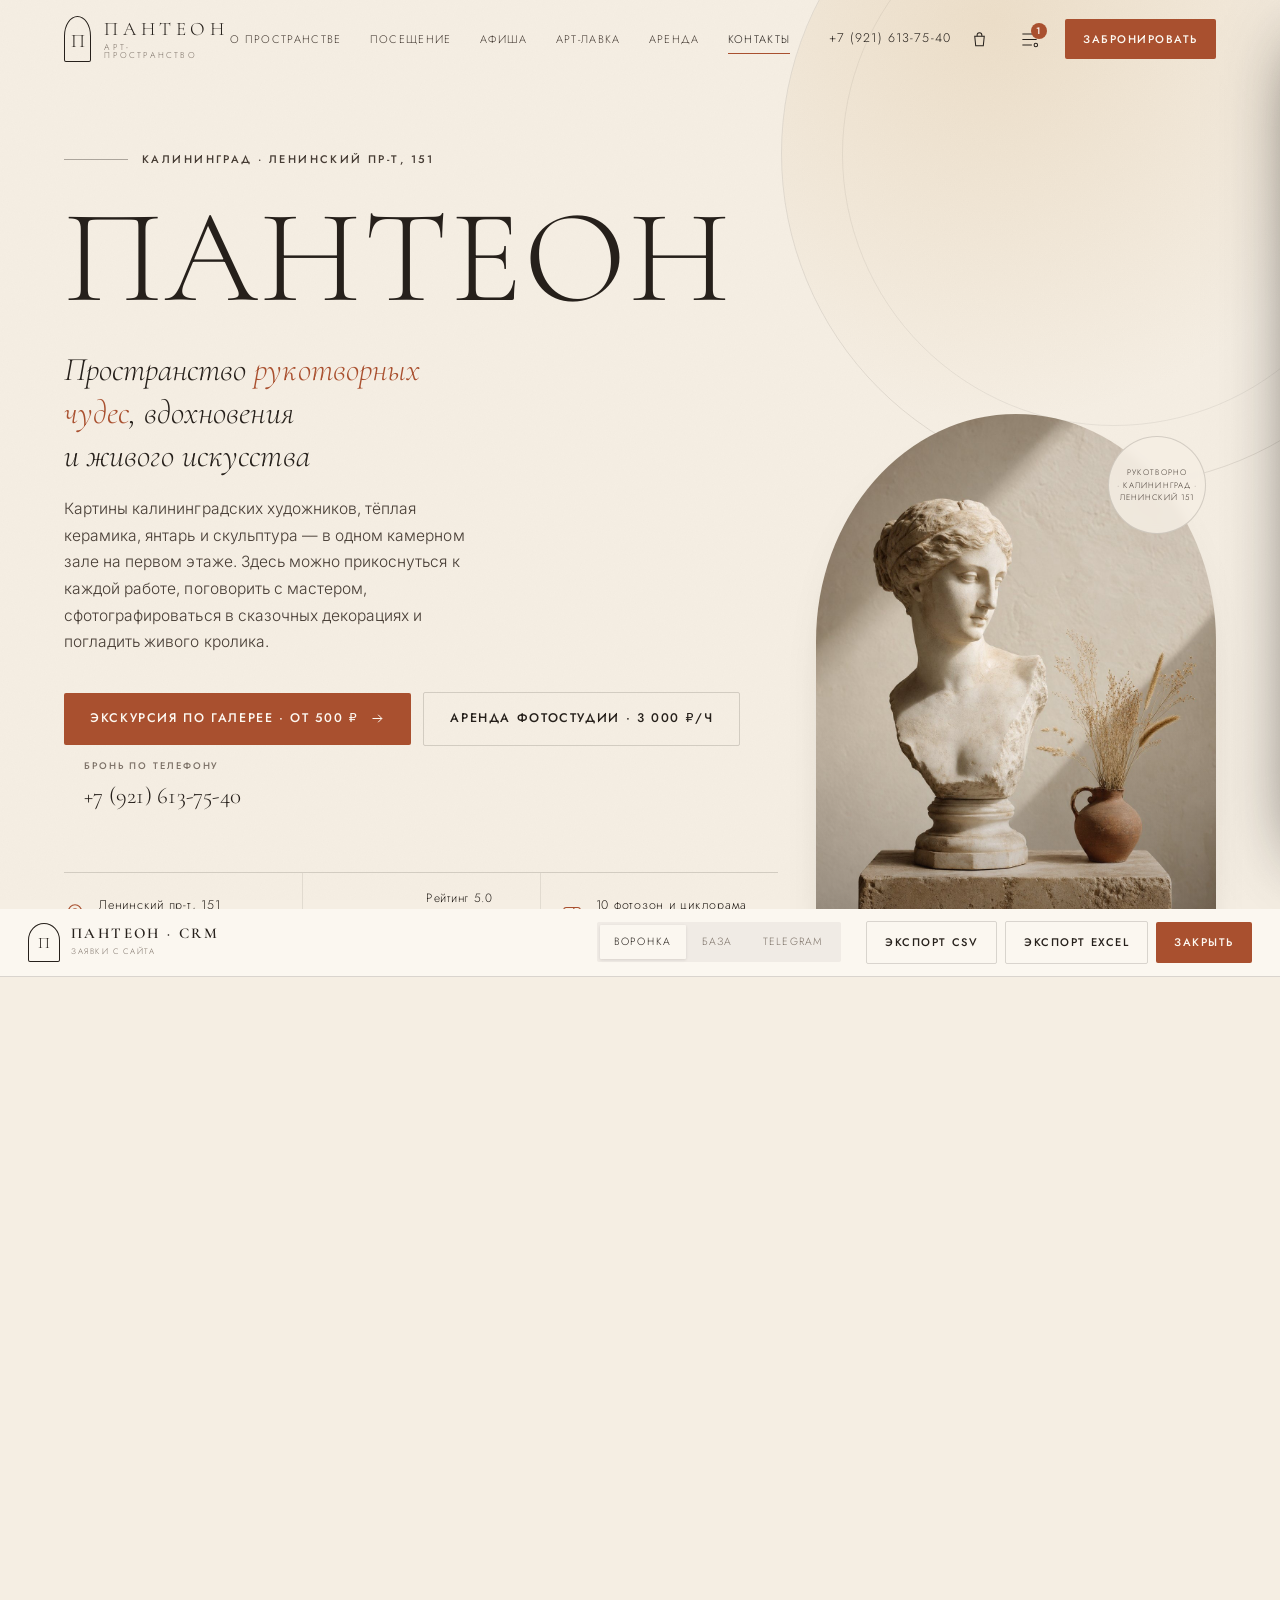
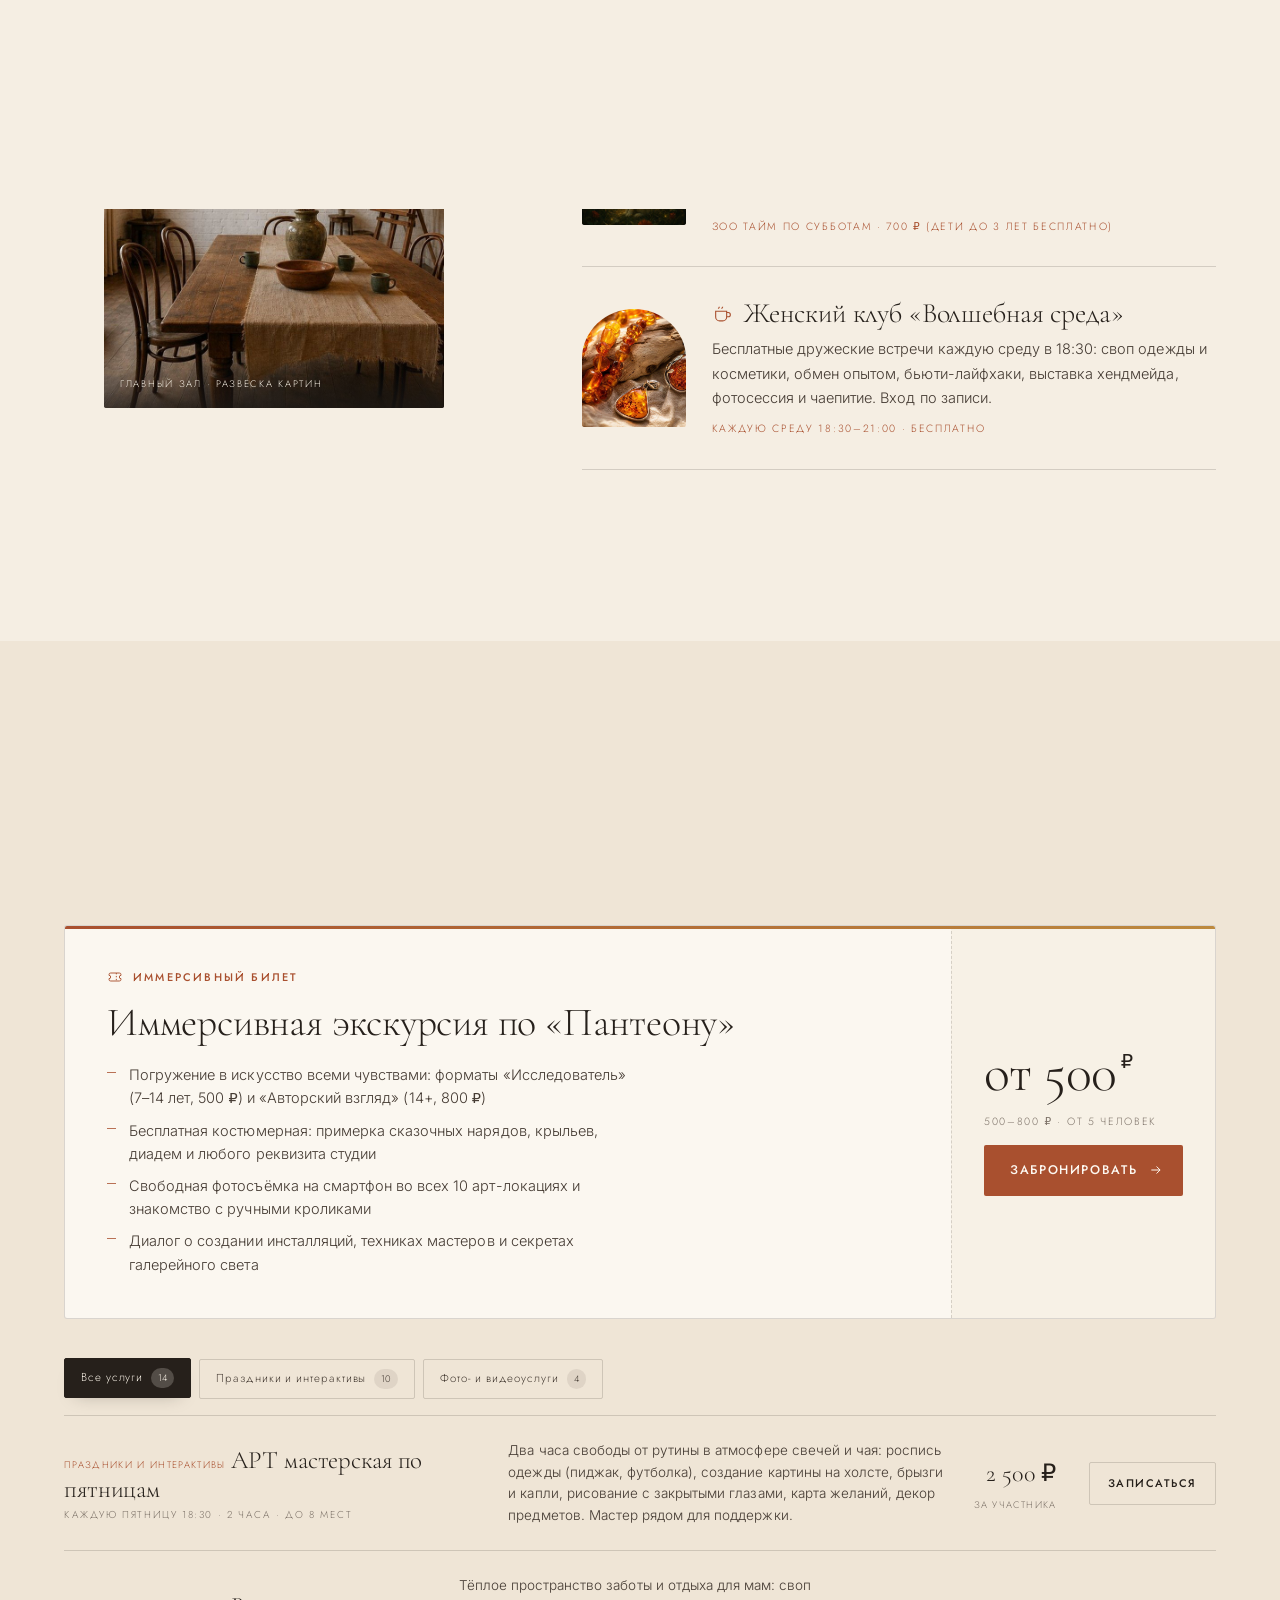
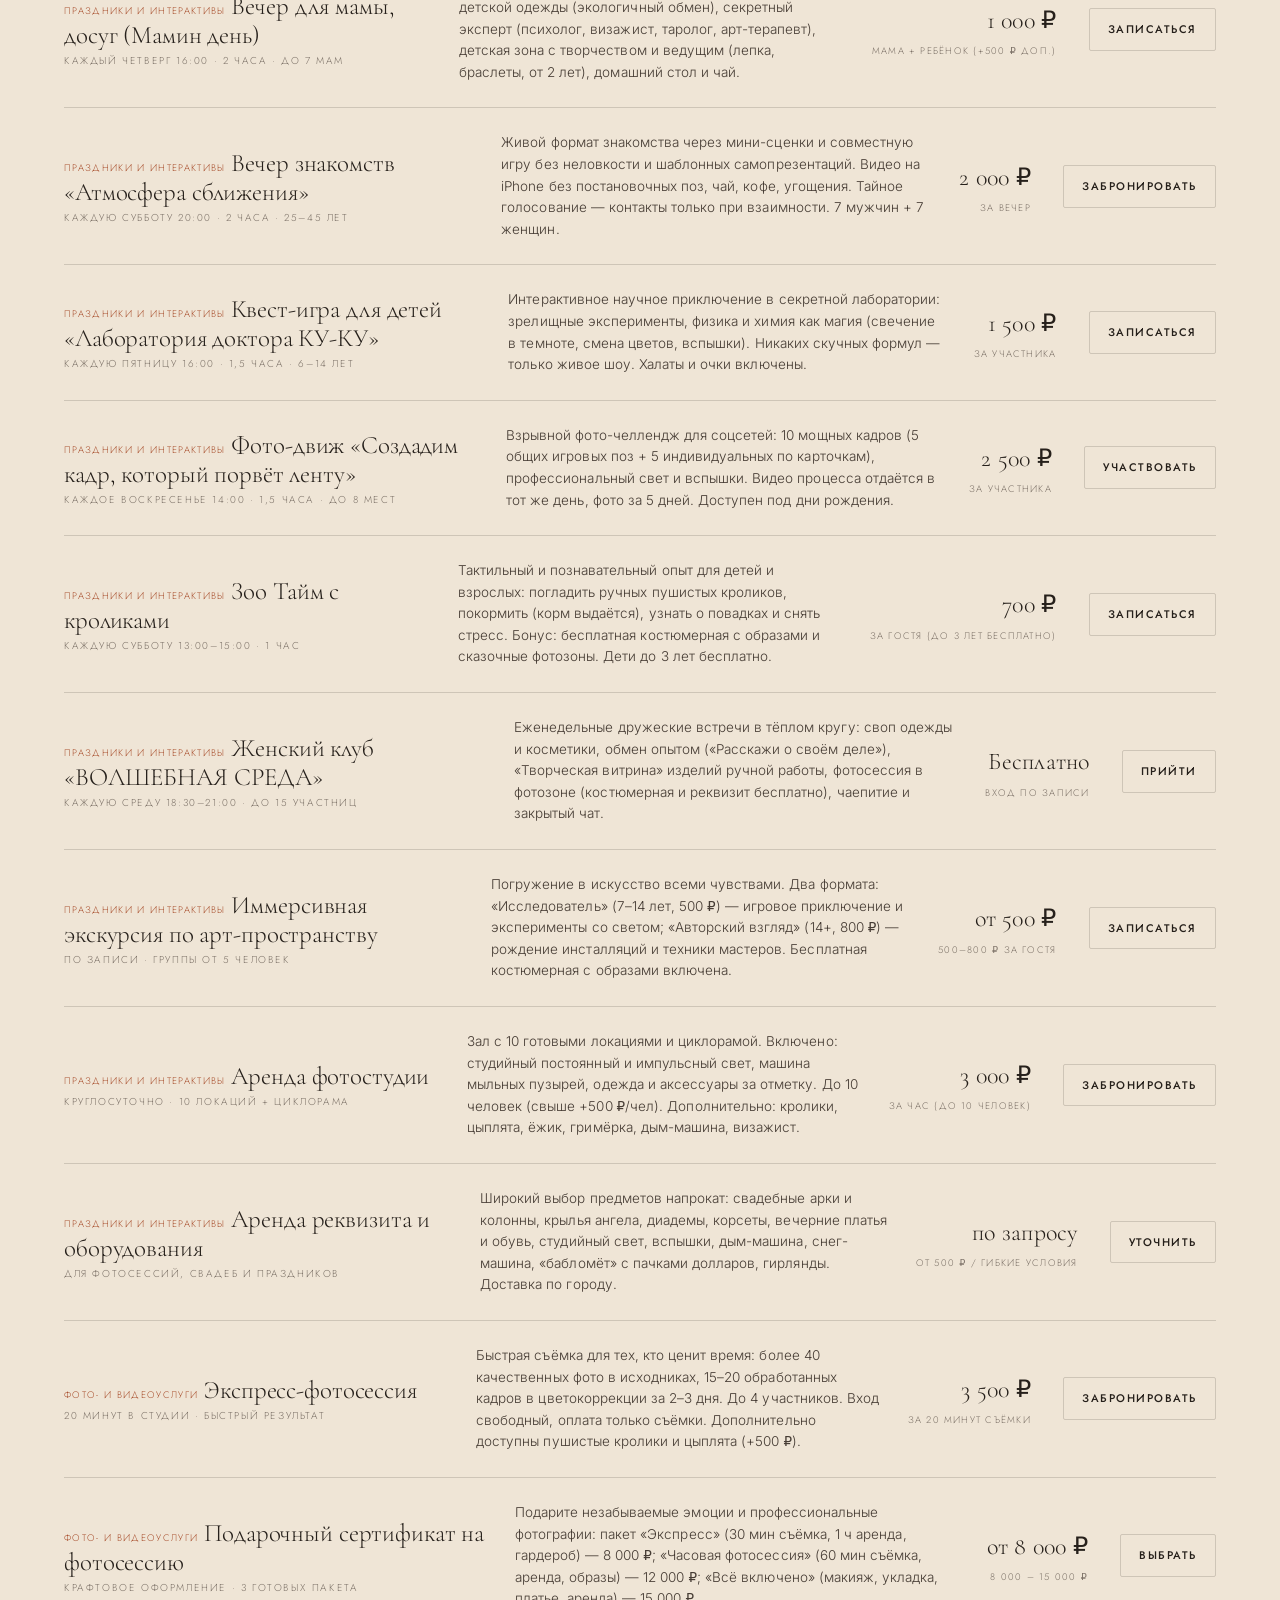
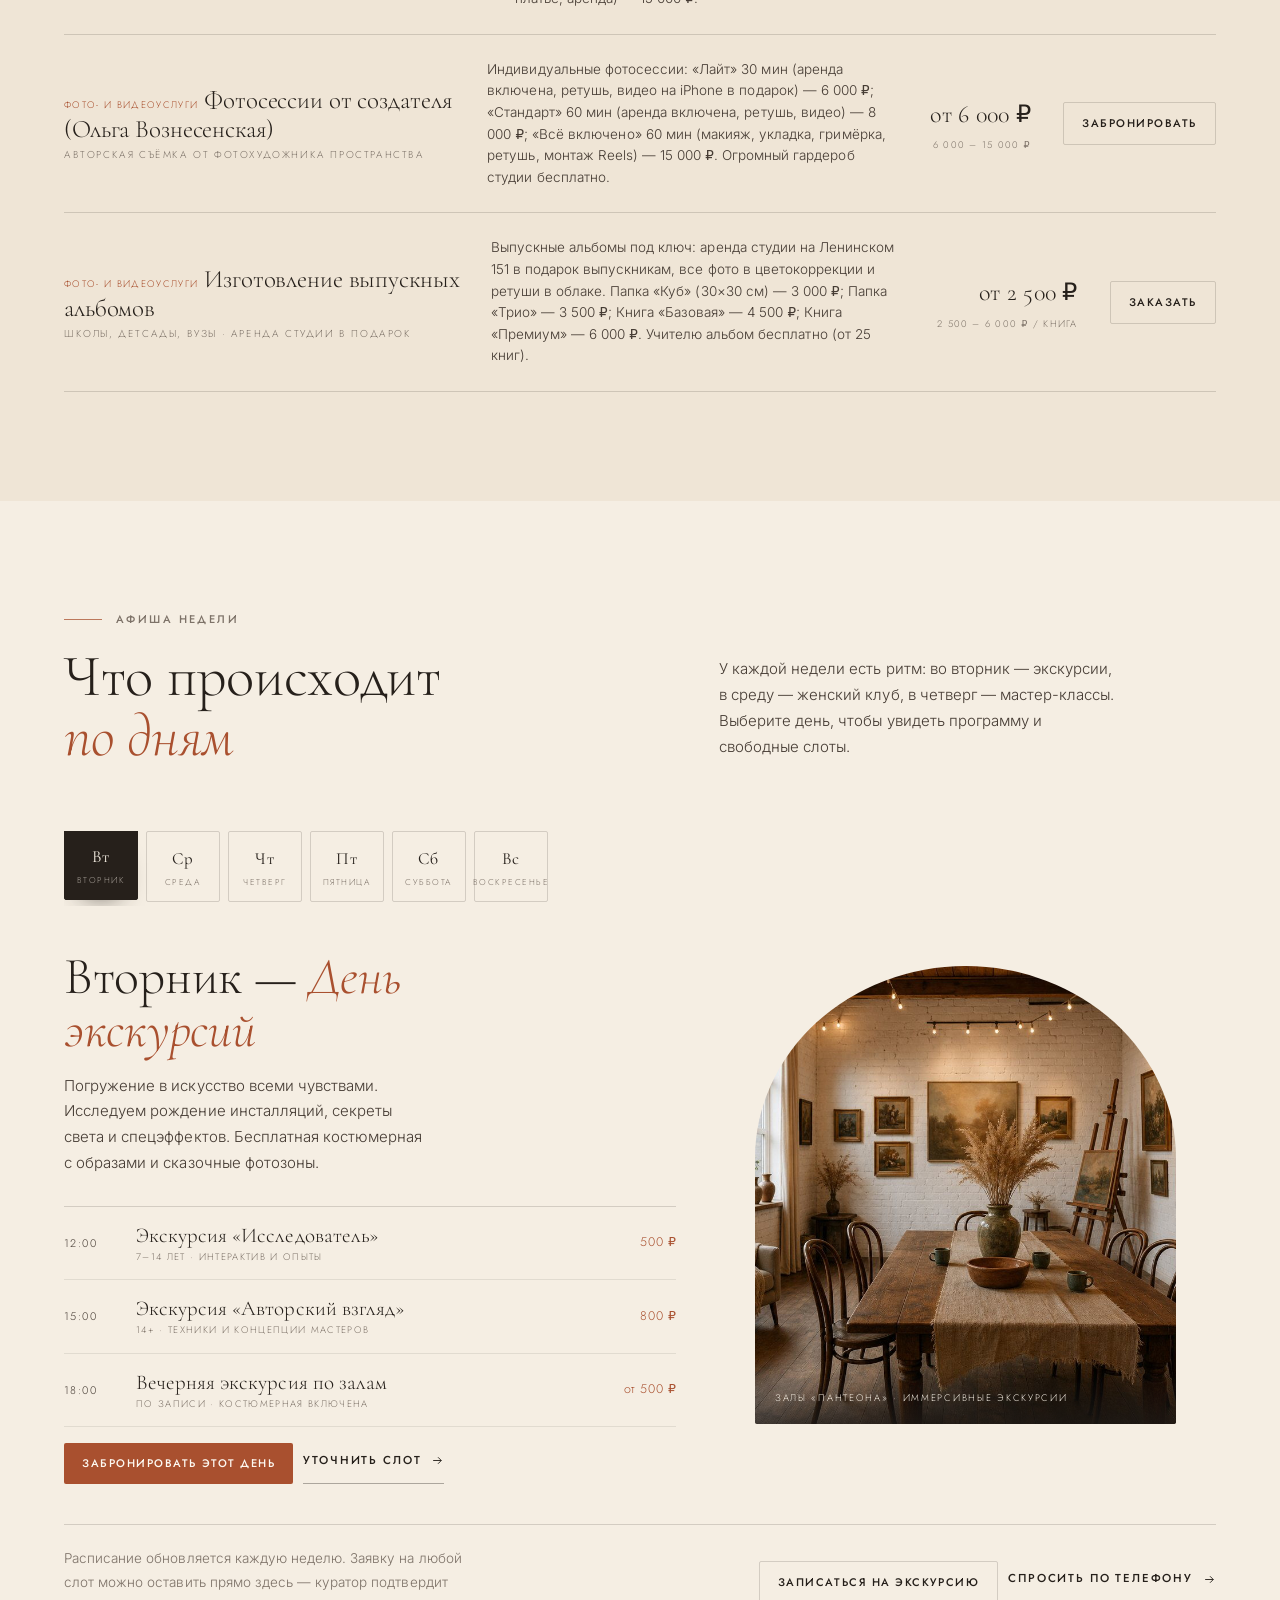
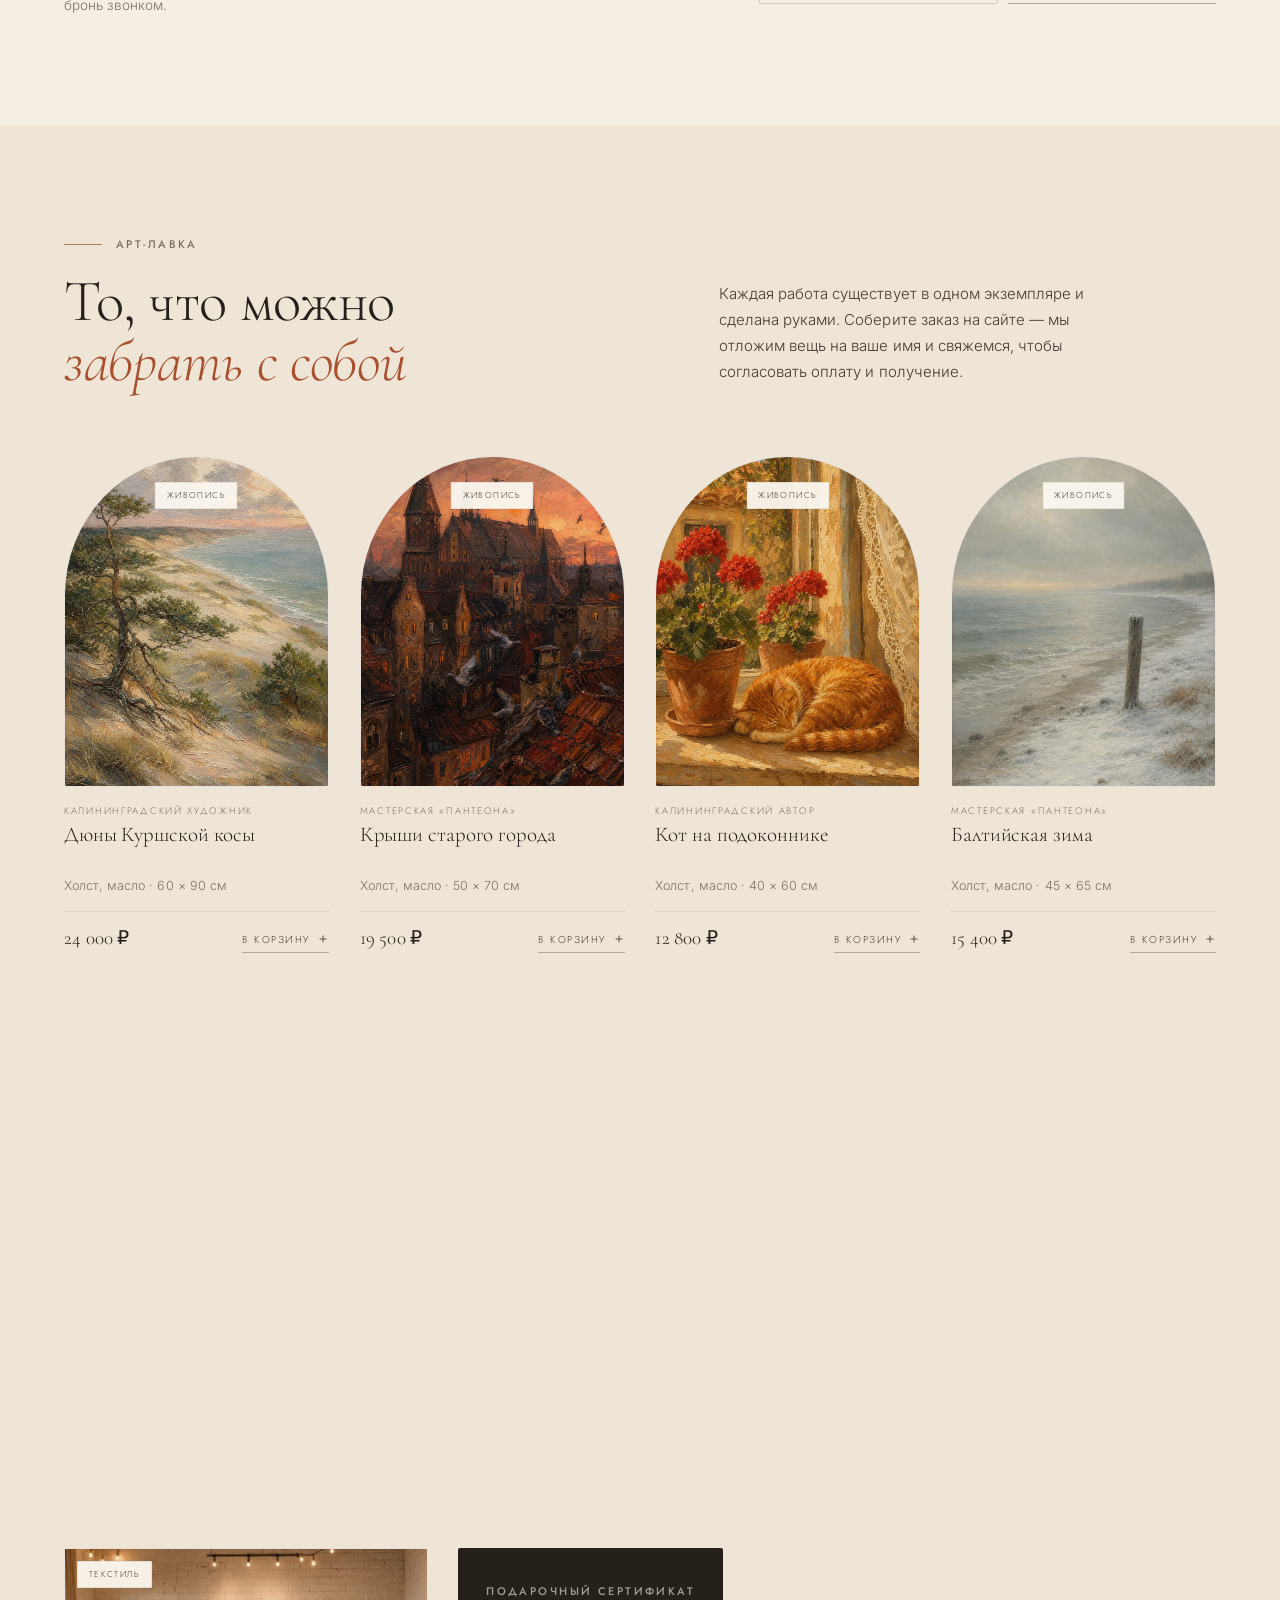
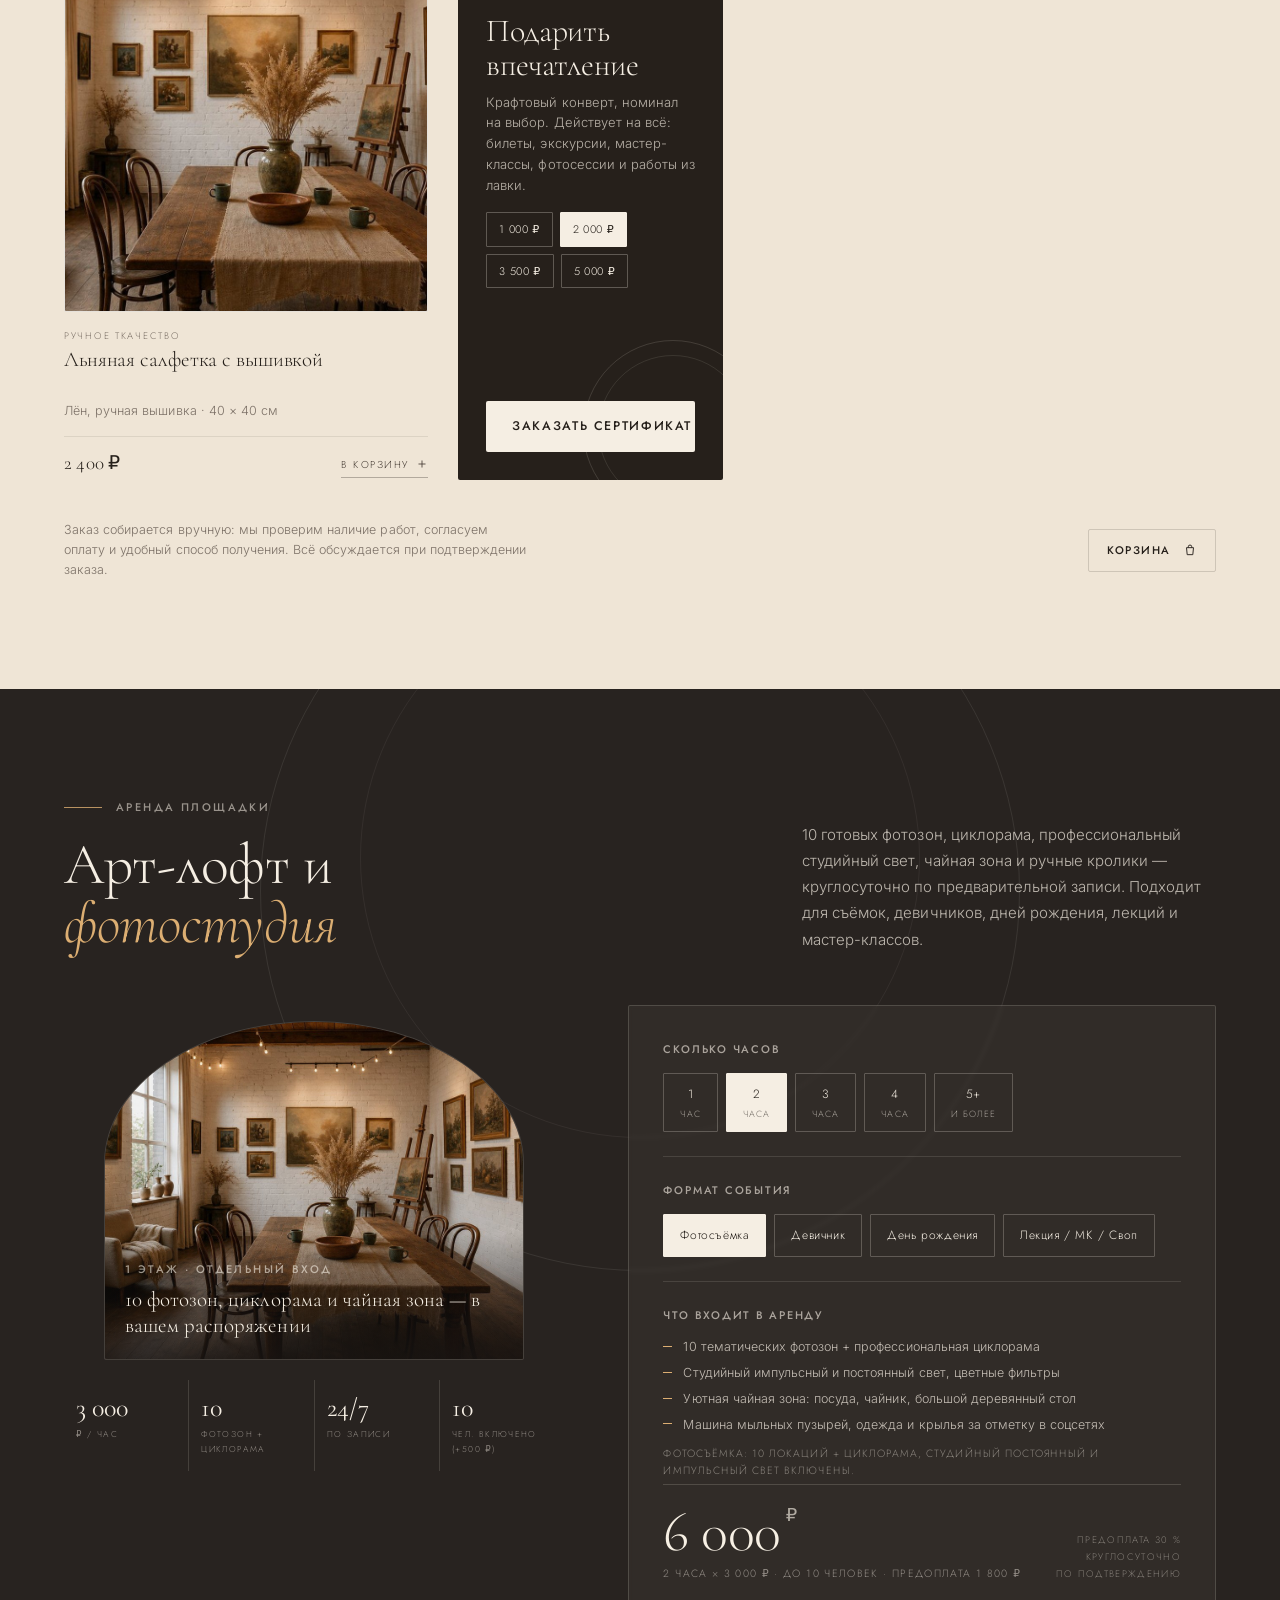
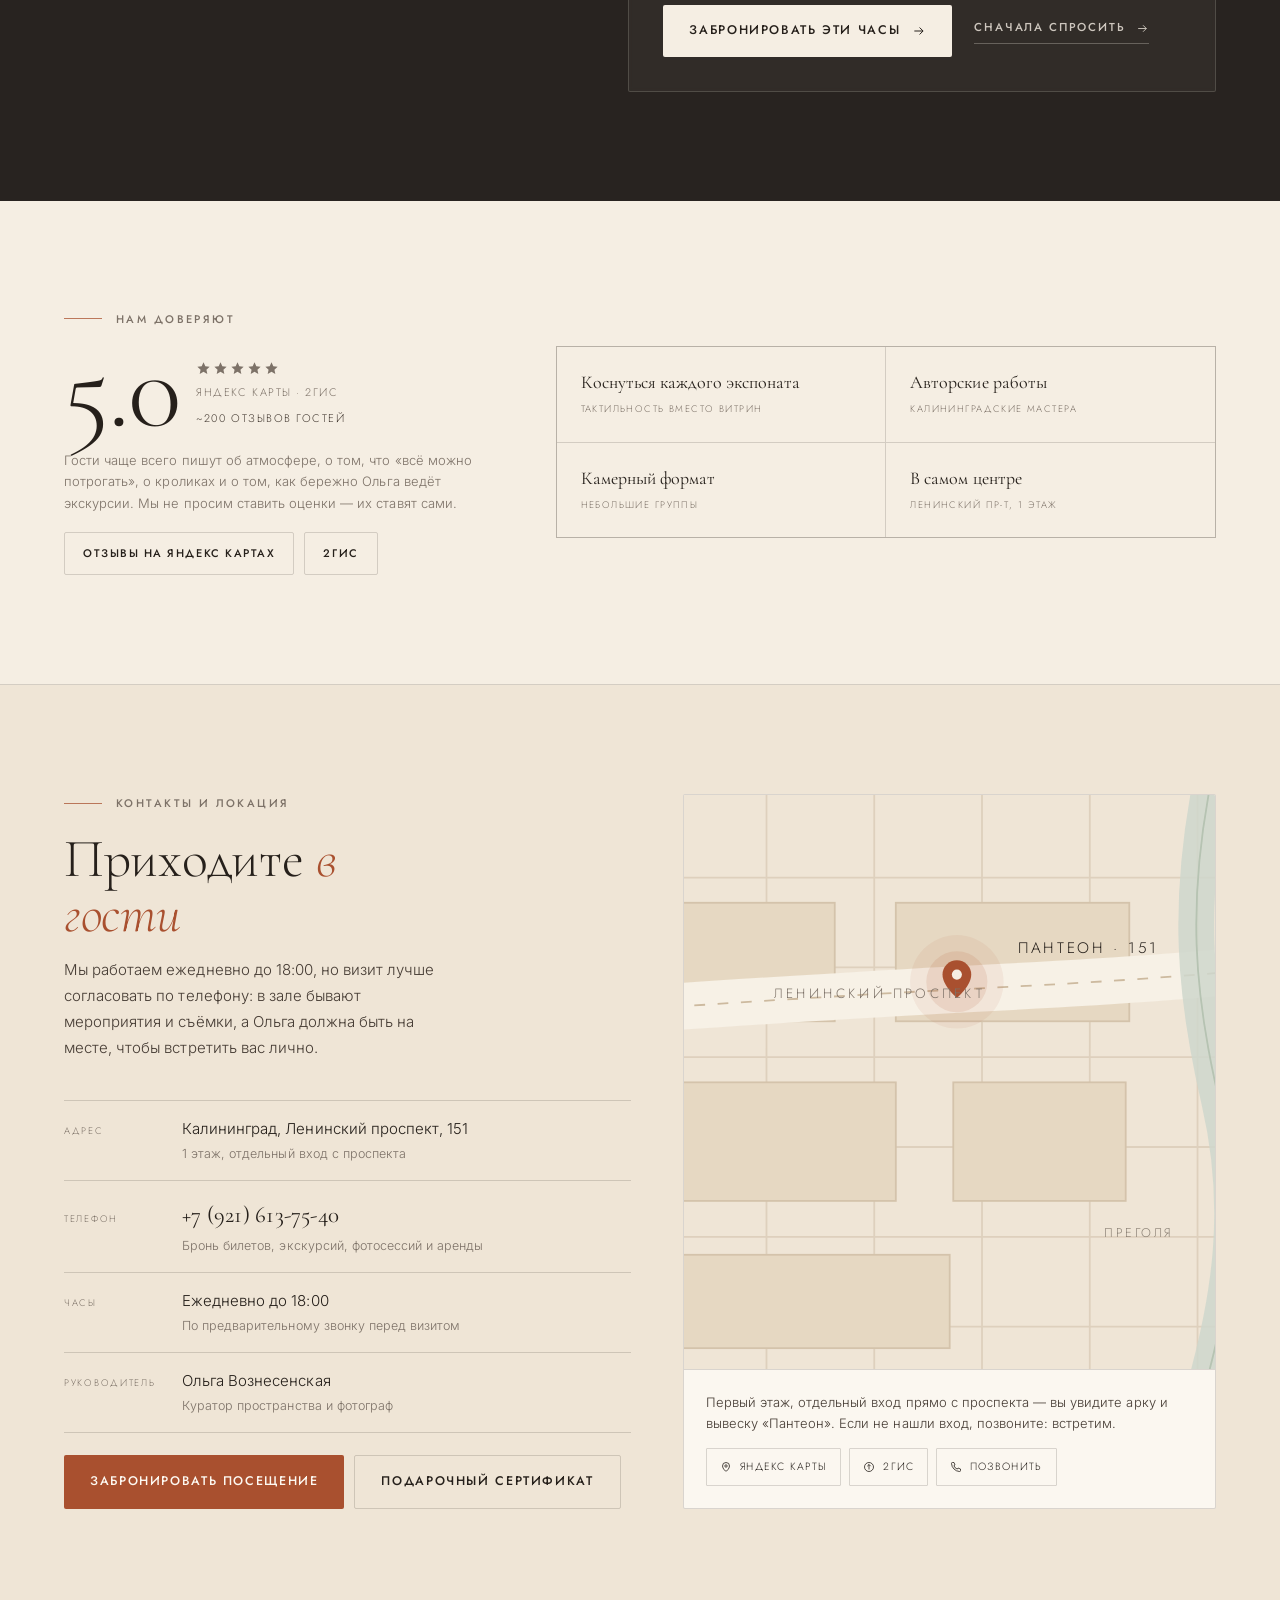
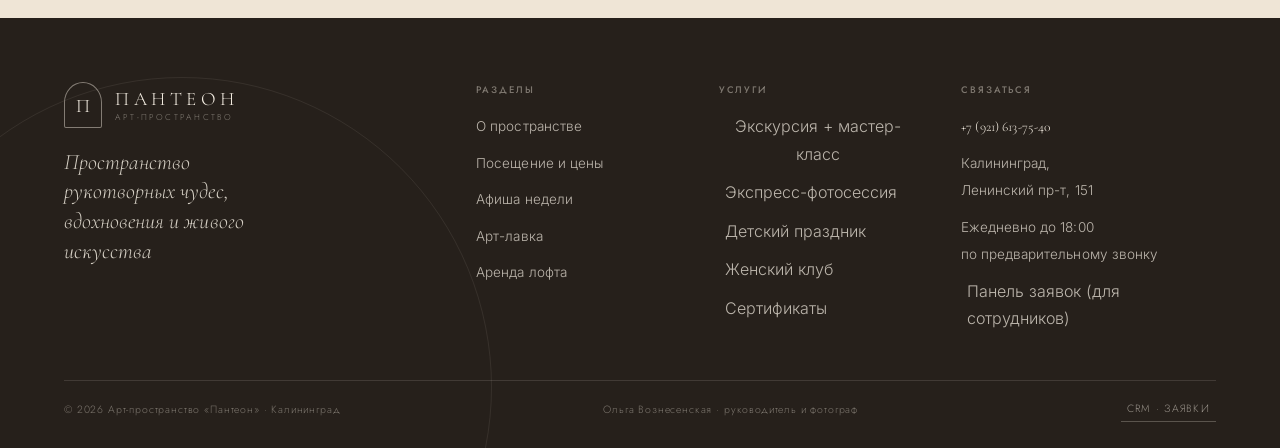
<file: index.html>
<!DOCTYPE html>
<html lang="ru">
<head>
<meta charset="utf-8">
<meta name="viewport" content="width=device-width, initial-scale=1">
<title>ПАНТЕОН — арт-пространство и фотостудия в Калининграде · Ленинский пр-т, 151</title>
<meta name="description" content="Арт-пространство «Пантеон» в Калининграде: 10 сказочных фотозон, циклорама, картинная галерея, живые кролики, творческие мастерские, детские квесты, аренда фотостудии 3 000 ₽/ч, экскурсии от 500 ₽. Ленинский проспект, 151.">
<meta property="og:title" content="ПАНТЕОН — пространство рукотворных чудес, вдохновения и живого искусства">
<meta property="og:description" content="Картины калининградских мастеров, керамика, янтарь, 10 фотозон со студийным светом, живые кролики и чайная зона. Ленинский пр-т, 151. Рейтинг 5.0.">
<meta property="og:type" content="website">
<meta name="theme-color" content="#f5eee3">
<link rel="icon" href="data:image/svg+xml,%3Csvg xmlns='http://www.w3.org/2000/svg' viewBox='0 0 32 40'%3E%3Crect width='32' height='40' fill='%23f5eee3'/%3E%3Cpath d='M4 38V16a12 12 0 0 1 24 0v22' fill='none' stroke='%2326201b' stroke-width='1.4'/%3E%3Ctext x='16' y='30' font-family='Georgia,serif' font-size='16' text-anchor='middle' fill='%2326201b'%3EП%3C/text%3E%3C/svg%3E">
<link rel="stylesheet" href="assets/css/style.css">
<noscript><style>[data-rev]{opacity:1 !important;transform:none !important}.daychip,.btn,.modal,.crm{opacity:1}#priceList .prow{opacity:1}</style></noscript>
</head>
<body>

<a href="#about" class="sr">Перейти к содержимому</a>

<!-- ================= ШАПКА ================= -->
<header class="topbar" id="topbar">
  <div class="topbar__in">
    <a href="#top" class="brand" aria-label="Пантеон — на главную">
      <span class="brand__mark">П</span>
      <span class="brand__txt">
        <span class="brand__name">Пантеон</span>
        <span class="brand__sub">арт-пространство</span>
      </span>
    </a>

    <nav class="nav" aria-label="Основная навигация">
      <a href="#about">О пространстве</a>
      <a href="#price">Посещение</a>
      <a href="#afisha">Афиша</a>
      <a href="#shop">Арт-лавка</a>
      <a href="#rent">Аренда</a>
      <a href="#contacts">Контакты</a>
    </nav>

    <div class="topbar__acts">
      <span class="topbar__phone"><a href="tel:+79216137540">+7 (921) 613-75-40</a></span>
      <button class="icon-btn" data-open-cart aria-label="Корзина">
        <svg width="19" height="19" viewBox="0 0 24 24" fill="none" stroke="currentColor" stroke-width="1.3"><path d="M6 8h12l-1.2 12H7.2L6 8Z"/><path d="M9 8V6.5a3 3 0 0 1 6 0V8"/></svg>
        <span class="badge" data-cart-count>0</span>
      </button>
      <button class="icon-btn" data-open-crm aria-label="Панель заявок (CRM)" title="Панель заявок">
        <svg width="19" height="19" viewBox="0 0 24 24" fill="none" stroke="currentColor" stroke-width="1.3"><path d="M3 5h18M3 12h18M3 19h12"/><circle cx="20" cy="19" r="2.2"/></svg>
        <span class="badge" data-lead-count>0</span>
      </button>
      <button class="btn btn--sm hide-mob" data-book="visite" style="margin-left:6px">Забронировать</button>
      <button class="icon-btn burger" data-open-mnav aria-label="Меню">
        <svg width="20" height="20" viewBox="0 0 24 24" fill="none" stroke="currentColor" stroke-width="1.3"><path d="M4 8h16M4 16h16"/></svg>
      </button>
    </div>
  </div>
</header>

<!-- мобильное меню -->
<div class="mnav" id="mnav" aria-hidden="true">
  <div class="mnav__top">
    <a href="#top" class="brand">
      <span class="brand__mark">П</span>
      <span class="brand__txt"><span class="brand__name">Пантеон</span><span class="brand__sub">арт-пространство</span></span>
    </a>
    <button class="icon-btn" data-close-mnav aria-label="Закрыть меню">
      <svg width="20" height="20" viewBox="0 0 24 24" fill="none" stroke="currentColor" stroke-width="1.3"><path d="M6 6l12 12M18 6L6 18"/></svg>
    </button>
  </div>
  <nav class="mnav__list" aria-label="Мобильная навигация">
    <a href="#about">О пространстве</a>
    <a href="#price">Посещение и цены</a>
    <a href="#afisha">Афиша недели</a>
    <a href="#shop">Арт-лавка</a>
    <a href="#rent">Аренда лофта</a>
    <a href="#contacts">Контакты</a>
  </nav>
  <div class="mnav__foot">
    <a href="tel:+79216137540" style="font-family:var(--serif);font-size:24px">+7 (921) 613-75-40</a>
    <span style="color:var(--muted);letter-spacing:.04em">Калининград, Ленинский пр-т, 151 · ежедневно до 18:00</span>
    <button class="btn" data-book="visite" style="justify-content:center">Забронировать посещение</button>
  </div>
</div>

<main id="top">

<!-- ================= HERO ================= -->
<section class="hero">
  <div class="hero__oculus" aria-hidden="true"></div>
  <div class="wrap">
    <div class="hero__grid">
      <div class="hero__copy">
        <div class="hero__kicker" data-rev>
          <i></i>
          <span class="label label--ink">Калининград · Ленинский пр-т, 151</span>
        </div>

        <h1 class="hero__title" data-rev style="--d:60ms">
          <span class="row"><span>Пантеон</span></span>
        </h1>

        <p class="hero__slogan" data-rev style="--d:140ms">Пространство <span class="h">рукотворных чудес</span>, вдохновения и живого искусства</p>

        <p class="hero__lead" data-rev style="--d:200ms">Картины калининградских художников, тёплая керамика, янтарь и скульптура — в одном камерном зале на первом этаже. Здесь можно прикоснуться к каждой работе, поговорить с мастером, сфотографироваться в сказочных декорациях и погладить живого кролика.</p>

        <div class="hero__cta" data-rev style="--d:260ms">
          <button class="btn" data-book="excursion_immersive">
            <span>Экскурсия по галерее · от 500 ₽</span>
            <svg width="15" height="15" viewBox="0 0 24 24" fill="none" stroke="currentColor" stroke-width="1.6"><path d="M4 12h15M13 6l6 6-6 6"/></svg>
          </button>
          <button class="btn btn--ghost" data-book="rent_studio">Аренда фотостудии · 3 000 ₽/ч</button>
          <span class="hero__phone">
            <span class="label">Бронь по телефону</span>
            <a href="tel:+79216137540">+7 (921) 613-75-40</a>
          </span>
        </div>

        <div class="plates" data-rev style="--d:320ms">
          <div class="plate">
            <svg class="plate__ico" viewBox="0 0 24 24" fill="none" stroke="currentColor" stroke-width="1.3"><path d="M12 21s7-5.4 7-11a7 7 0 1 0-14 0c0 5.6 7 11 7 11Z"/><circle cx="12" cy="10" r="2.6"/></svg>
            <span class="plate__t">Ленинский пр-т, 151<small>1 этаж, вход с проспекта</small></span>
          </div>
          <div class="plate">
            <span class="plate__rating">
              <span class="plate__score">5.0</span>
              <span class="stars" aria-hidden="true">
                <svg width="11" height="11" viewBox="0 0 24 24" fill="currentColor"><path d="m12 2 2.9 6.3 6.9.8-5.1 4.7 1.4 6.8L12 17.3 5.9 20.6l1.4-6.8L2.2 9.1l6.9-.8Z"/></svg>
                <svg width="11" height="11" viewBox="0 0 24 24" fill="currentColor"><path d="m12 2 2.9 6.3 6.9.8-5.1 4.7 1.4 6.8L12 17.3 5.9 20.6l1.4-6.8L2.2 9.1l6.9-.8Z"/></svg>
                <svg width="11" height="11" viewBox="0 0 24 24" fill="currentColor"><path d="m12 2 2.9 6.3 6.9.8-5.1 4.7 1.4 6.8L12 17.3 5.9 20.6l1.4-6.8L2.2 9.1l6.9-.8Z"/></svg>
                <svg width="11" height="11" viewBox="0 0 24 24" fill="currentColor"><path d="m12 2 2.9 6.3 6.9.8-5.1 4.7 1.4 6.8L12 17.3 5.9 20.6l1.4-6.8L2.2 9.1l6.9-.8Z"/></svg>
                <svg width="11" height="11" viewBox="0 0 24 24" fill="currentColor"><path d="m12 2 2.9 6.3 6.9.8-5.1 4.7 1.4 6.8L12 17.3 5.9 20.6l1.4-6.8L2.2 9.1l6.9-.8Z"/></svg>
              </span>
              <span class="plate__t" style="font-size:12px">Рейтинг 5.0<small>Яндекс Карты и 2ГИС</small></span>
            </span>
          </div>
          <div class="plate">
            <svg class="plate__ico" viewBox="0 0 24 24" fill="none" stroke="currentColor" stroke-width="1.3"><path d="M3 8.5A2.5 2.5 0 0 1 5.5 6h13A2.5 2.5 0 0 1 21 8.5v1a2.5 2.5 0 0 0 0 5v1A2.5 2.5 0 0 1 18.5 18h-13A2.5 2.5 0 0 1 3 15.5v-1a2.5 2.5 0 0 0 0-5v-1Z"/><path d="M14 6v12" stroke-dasharray="2 2.4"/></svg>
            <span class="plate__t">10 фотозон и циклорама<small>круглосуточно по записи</small></span>
          </div>
        </div>
      </div>

      <figure class="hero__fig" data-rev style="--d:180ms">
        <div class="hero__arch">
          <img src="assets/img/hero-sculpture.jpg" alt="Мраморный бюст и терракотовый сосуд в тёплом свете галерейного зала «Пантеона»" width="1200" height="1499">
        </div>
        <div class="hero__stamp">Рукотворно<br>· Калининград ·<br>Ленинский 151</div>
        <figcaption class="hero__figcap">Зал скульптуры и керамики · 1 этаж</figcaption>
      </figure>
    </div>
  </div>

  <div class="strip" aria-hidden="true">
    <div class="strip__track">
      <span class="strip__item">Живопись калининградских художников</span>
      <span class="strip__item">Авторская керамика</span>
      <span class="strip__item">Балтийский янтарь</span>
      <span class="strip__item">Скульптура</span>
      <span class="strip__item">Текстиль ручной работы</span>
      <span class="strip__item">Живые кролики</span>
      <span class="strip__item">Живопись калининградских художников</span>
      <span class="strip__item">Авторская керамика</span>
      <span class="strip__item">Балтийский янтарь</span>
      <span class="strip__item">Скульптура</span>
      <span class="strip__item">Текстиль ручной работы</span>
      <span class="strip__item">Живые кролики</span>
    </div>
  </div>
</section>

<!-- ================= О ПРОСТРАНСТВЕ ================= -->
<section class="section about" id="about">
  <div class="wrap">
    <div class="about__layout">
      <div class="about__intro">
        <div class="sec-title-line" data-rev>
          <span class="label">О пространстве</span>
        </div>
        <h2 class="sec-head__title" data-rev style="--d:60ms">Четыре грани <em>«Пантеона»</em></h2>
        <p class="sec-head__aside" data-rev style="--d:120ms">Мы собрали под одной аркой то, что обычно существует по отдельности: выставочный зал, фотозоны со студийным светом, живых кроликов и тёплую чайную комнату. Ольга Вознесенская — руководитель и фотограф пространства — сама встречает гостей и ведёт экскурсии.</p>
        <figure class="about__photo arch" data-rev style="--d:180ms">
          <img src="assets/img/loft-vert.jpg" alt="Зал «Пантеона»: белые кирпичные стены с картинами, деревянный стол и тёплый свет" width="760" height="974">
          <figcaption class="fig-note">Главный зал · развеска картин</figcaption>
        </figure>
        <p class="about__quote" data-rev style="--d:220ms">«Всё, что здесь есть, сделано руками. Поэтому к каждой вещи можно прикоснуться».</p>
      </div>

      <div class="facets">
        <article class="facet" data-rev>
          <span class="facet__thumb"><img src="assets/img/painting-city.jpg" alt="Картина с крышами старого города" width="900" height="1350" loading="lazy"></span>
          <div class="facet__body">
            <h3 class="facet__title"><i aria-hidden="true"><svg viewBox="0 0 24 24" fill="none" stroke="currentColor" stroke-width="1.2"><path d="M12 3a9 9 0 1 0 0 18c1.3 0 2-1 2-2s-.9-1.6-.9-2.4c0-.8.6-1.4 1.5-1.4H18a3 3 0 0 0 3-3 9 9 0 0 0-9-6.2Z"/><circle cx="7.6" cy="11" r="1.1"/><circle cx="11" cy="7.2" r="1.1"/><circle cx="15.4" cy="9" r="1.1"/></svg></i> Картинная галерея</h3>
            <p class="facet__desc">Живопись и графика калининградских мастеров: балтийские дюны, старая архитектура, тихая повседневность. Работы висят свободно, без витрин — можно подойти, рассмотреть мазок и обсудить его с автором.</p>
            <p class="facet__meta">Свободная развеска · без витрин</p>
          </div>
        </article>

        <article class="facet" data-rev style="--d:60ms">
          <span class="facet__thumb"><img src="assets/img/loft-vert.jpg" alt="Фотозона в интерьере арт-пространства" width="760" height="974" loading="lazy"></span>
          <div class="facet__body">
            <h3 class="facet__title"><i aria-hidden="true"><svg viewBox="0 0 24 24" fill="none" stroke="currentColor" stroke-width="1.2"><path d="M3 8.6A1.6 1.6 0 0 1 4.6 7h2.2l1.3-2h7.8l1.3 2h2.2A1.6 1.6 0 0 1 21 8.6v9.8A1.6 1.6 0 0 1 19.4 20H4.6A1.6 1.6 0 0 1 3 18.4V8.6Z"/><circle cx="12" cy="13.4" r="3.3"/></svg></i> 10 сказочных фотозон</h3>
            <p class="facet__desc">10 готовых локаций со студийным импульсным и постоянным светом + циклорама: цветочные арки, винтаж, крылья ангела, платья и реквизит. Снимайте на смартфон или закажите фотосессию.</p>
            <p class="facet__meta">Аренда 3 000 ₽/ч · Экспресс-съёмка 3 500 ₽</p>
          </div>
        </article>

        <article class="facet" data-rev style="--d:120ms">
          <span class="facet__thumb"><img src="assets/img/painting-rabbit.jpg" alt="Картина с белым кроликом в саду" width="900" height="1350" loading="lazy"></span>
          <div class="facet__body">
            <h3 class="facet__title"><i aria-hidden="true"><svg viewBox="0 0 24 24" fill="none" stroke="currentColor" stroke-width="1.2"><path d="M8.4 10.6C7 8.5 6.6 4.6 8.2 3.4c1.5 1.1 2.1 4 1.9 6.2"/><path d="M14 10.8c.6-2.6 2-5.6 3.6-4.7 1.5 1 .9 4.4-.6 5.9"/><path d="M12 10.6c3.1 0 5.6 2.4 5.6 5.2S15.3 21 12 21s-5.6-2.4-5.6-5.2 2.5-5.2 5.6-5.2Z"/><circle cx="9.9" cy="15" r=".7" fill="currentColor" stroke="none"/><circle cx="14.1" cy="15" r=".7" fill="currentColor" stroke="none"/><path d="M12 16.6v1.4"/></svg></i> Живые кролики</h3>
            <p class="facet__desc">Ручные пушистые кролики живут прямо в зале. Каждую субботу с 13:00 до 15:00 проходит «Зоо Тайм»: тактильный контакт, кормление, костюмерная и фото на память.</p>
            <p class="facet__meta">Зоо Тайм по субботам · 700 ₽ (дети до 3 лет бесплатно)</p>
          </div>
        </article>

        <article class="facet" data-rev style="--d:180ms">
          <span class="facet__thumb"><img src="assets/img/amber-sq.jpg" alt="Янтарные украшения на льняной ткани" width="800" height="800" loading="lazy"></span>
          <div class="facet__body">
            <h3 class="facet__title"><i aria-hidden="true"><svg viewBox="0 0 24 24" fill="none" stroke="currentColor" stroke-width="1.2"><path d="M4 9h12v6.2A4.3 4.3 0 0 1 11.7 19.5H8.3A4.3 4.3 0 0 1 4 15.2V9Z"/><path d="M16 10.4h1.7a2.3 2.3 0 0 1 0 4.6H16"/><path d="M7 6.2c0-.9 1-1.1 1-2M10.6 6.2c0-.9 1-1.1 1-2"/></svg></i> Женский клуб «Волшебная среда»</h3>
            <p class="facet__desc">Бесплатные дружеские встречи каждую среду в 18:30: своп одежды и косметики, обмен опытом, бьюти-лайфхаки, выставка хендмейда, фотосессия и чаепитие. Вход по записи.</p>
            <p class="facet__meta">Каждую среду 18:30–21:00 · бесплатно</p>
          </div>
        </article>
      </div>
    </div>
  </div>
</section>

<!-- ================= ПРАЙС ================= -->
<section class="section price" id="price">
  <div class="wrap">
    <div class="price__head" style="margin-bottom:clamp(24px,3.2vw,36px)">
      <div>
        <div class="sec-title-line" data-rev>
          <span class="label">Официальный прайс</span>
        </div>
        <h2 class="sec-head__title" data-rev style="--d:60ms">Услуги <em>и события</em></h2>
      </div>
      <div data-rev style="--d:120ms">
        <p class="sec-head__aside" style="margin-bottom:14px">Все 14 официальных услуг из сообщества VK арт-пространства «Пантеон». Цены актуальны на ноябрь 2026 года. Бронирование онлайн или по телефону.</p>
        <span class="price__note">
          <svg width="14" height="14" viewBox="0 0 24 24" fill="none" stroke="currentColor" stroke-width="1.8"><path d="M20 6 9 17l-5-5"/></svg>
          Синхронизировано с разделом услуг группы VK «Пантеон»
        </span>
      </div>
    </div>

    <!-- главный билет -->
    <div class="ticket" data-rev>
      <div class="ticket__main">
        <span class="ticket__tag">
          <svg width="16" height="16" viewBox="0 0 24 24" fill="none" stroke="currentColor" stroke-width="1.4"><path d="M3 8.5A2.5 2.5 0 0 1 5.5 6h13A2.5 2.5 0 0 1 21 8.5v1a2.5 2.5 0 0 0 0 5v1A2.5 2.5 0 0 1 18.5 18h-13A2.5 2.5 0 0 1 3 15.5v-1a2.5 2.5 0 0 0 0-5v-1Z"/><path d="M14 6v12" stroke-dasharray="2 2.4"/></svg>
          <span class="label" style="color:inherit;letter-spacing:.2em">Иммерсивный билет</span>
        </span>
        <h3 class="ticket__title">Иммерсивная экскурсия по «Пантеону»</h3>
        <ul class="ticket__list">
          <li>Погружение в искусство всеми чувствами: форматы «Исследователь» (7–14 лет, 500 ₽) и «Авторский взгляд» (14+, 800 ₽)</li>
          <li>Бесплатная костюмерная: примерка сказочных нарядов, крыльев, диадем и любого реквизита студии</li>
          <li>Свободная фотосъёмка на смартфон во всех 10 арт-локациях и знакомство с ручными кроликами</li>
          <li>Диалог о создании инсталляций, техниках мастеров и секретах галерейного света</li>
        </ul>
      </div>
      <div class="ticket__side">
        <div class="ticket__price">от 500<sup>₽</sup></div>
        <div class="ticket__unit">500–800 ₽ · от 5 человек</div>
        <button class="btn btn--full" data-book="excursion_immersive">
          <span>Забронировать</span>
          <svg width="14" height="14" viewBox="0 0 24 24" fill="none" stroke="currentColor" stroke-width="1.7"><path d="M4 12h15M13 6l6 6-6 6"/></svg>
        </button>
      </div>
    </div>

    <!-- фильтры услуг -->
    <div class="pfilters" id="priceFilters" data-rev>
      <button class="pfilter is-on" data-pcat="all">Все услуги <small>14</small></button>
      <button class="pfilter" data-pcat="events">Праздники и интерактивы <small>10</small></button>
      <button class="pfilter" data-pcat="photo">Фото- и видеоуслуги <small>4</small></button>
    </div>

    <!-- список услуг -->
    <div class="plist" id="priceList"></div>
  </div>
</section>

<!-- ================= АФИША ================= -->
<section class="section afisha" id="afisha">
  <div class="wrap">
    <div class="sec-head">
      <div>
        <div class="sec-title-line" data-rev>
          <span class="label">Афиша недели</span>
        </div>
        <h2 class="sec-head__title" data-rev style="--d:60ms">Что происходит <em>по дням</em></h2>
      </div>
      <p class="sec-head__aside" data-rev style="--d:120ms">У каждой недели есть ритм: во вторник — экскурсии, в среду — женский клуб, в четверг — мастер-классы. Выберите день, чтобы увидеть программу и свободные слоты.</p>
    </div>

    <div class="daynav" id="daynav" role="tablist" aria-label="Дни недели" data-rev></div>

    <div class="afisha__panel" id="afishaPanel" aria-live="polite">
      <div>
        <h3 class="afisha__day" id="afDayTitle"></h3>
        <p class="afisha__daydesc" id="afDayDesc"></p>
        <div class="afisha__slots" id="afSlots"></div>
      </div>
      <figure class="afisha__fig">
        <div class="arch">
          <img id="afImg" src="assets/img/loft.jpg" alt="Атмосфера «Пантеона»" width="1200" height="800">
          <div class="fig-note" id="afImgNote">Атмосфера «Пантеона»</div>
        </div>
      </figure>
    </div>

    <div class="afisha__foot" data-rev>
      <p>Расписание обновляется каждую неделю. Заявку на любой слот можно оставить прямо здесь — куратор подтвердит бронь звонком.</p>
      <div style="display:flex;gap:10px;flex-wrap:wrap">
        <button class="btn btn--ghost btn--sm" data-book="excursion">Записаться на экскурсию</button>
        <a class="link-u" href="tel:+79216137540">Спросить по телефону
          <svg width="13" height="13" viewBox="0 0 24 24" fill="none" stroke="currentColor" stroke-width="1.7"><path d="M4 12h15M13 6l6 6-6 6"/></svg>
        </a>
      </div>
    </div>
  </div>
</section>

<!-- ================= АРТ-ЛАВКА ================= -->
<section class="section shop" id="shop">
  <div class="wrap">
    <div class="sec-head">
      <div>
        <div class="sec-title-line" data-rev>
          <span class="label">Арт-лавка</span>
        </div>
        <h2 class="sec-head__title" data-rev style="--d:60ms">То, что можно <em>забрать с собой</em></h2>
      </div>
      <p class="sec-head__aside" data-rev style="--d:120ms">Каждая работа существует в одном экземпляре и сделана руками. Соберите заказ на сайте — мы отложим вещь на ваше имя и свяжемся, чтобы согласовать оплату и получение.</p>
    </div>

    <div class="shelf" id="shelf"></div>

    <div class="shop__foot" data-rev>
      <p>Заказ собирается вручную: мы проверим наличие работ, согласуем оплату и удобный способ получения. Всё обсуждается при подтверждении заказа.</p>
      <button class="btn btn--ghost btn--sm" data-open-cart>
        Корзина
        <svg width="14" height="14" viewBox="0 0 24 24" fill="none" stroke="currentColor" stroke-width="1.6"><path d="M6 8h12l-1.2 12H7.2L6 8Z"/><path d="M9 8V6.5a3 3 0 0 1 6 0V8"/></svg>
      </button>
    </div>
  </div>
</section>

<!-- ================= АРЕНДА ================= -->
<section class="section rent" id="rent">
  <div class="wrap">
    <div class="rent__head">
      <div>
        <div class="sec-title-line" data-rev>
          <span class="label">Аренда площадки</span>
        </div>
        <h2 class="rent__title" data-rev style="--d:60ms">Арт-лофт и <em>фотостудия</em></h2>
      </div>
      <p class="rent__lead" data-rev style="--d:120ms">10 готовых фотозон, циклорама, профессиональный студийный свет, чайная зона и ручные кролики — круглосуточно по предварительной записи. Подходит для съёмок, девичников, дней рождения, лекций и мастер-классов.</p>
    </div>

    <div class="rent__grid">
      <div data-rev>
        <figure class="rent__fig">
          <img src="assets/img/loft.jpg" alt="Арт-лофт «Пантеона»: длинный деревянный стол, картины на кирпичной стене, мягкий дневной свет" width="1200" height="800" loading="lazy">
          <figcaption class="fig-note">
            <span class="label">1 этаж · отдельный вход</span>
            <p>10 фотозон, циклорама и чайная зона — в вашем распоряжении</p>
          </figcaption>
        </figure>
        <div class="rent__facts">
          <div class="rent__fact"><b>3 000</b><span>₽ / час</span></div>
          <div class="rent__fact"><b>10</b><span>фотозон + циклорама</span></div>
          <div class="rent__fact"><b>24/7</b><span>по записи</span></div>
          <div class="rent__fact"><b>10</b><span>чел. включено (+500 ₽)</span></div>
        </div>
      </div>

      <div class="calc" data-rev style="--d:100ms">
        <div class="calc__step">
          <div class="calc__legend"><b>Сколько часов</b></div>
          <div class="calc__opts" id="calcHours"></div>
        </div>
        <div class="calc__step">
          <div class="calc__legend"><b>Формат события</b></div>
          <div class="calc__opts" id="calcFormat"></div>
        </div>
        <div class="calc__step" style="padding-bottom:0;margin-bottom:0;border-bottom:0">
          <div class="calc__legend"><b>Что входит в аренду</b></div>
          <ul class="calc__incl">
            <li>10 тематических фотозон + профессиональная циклорама</li>
            <li>Студийный импульсный и постоянный свет, цветные фильтры</li>
            <li>Уютная чайная зона: посуда, чайник, большой деревянный стол</li>
            <li>Машина мыльных пузырей, одежда и крылья за отметку в соцсетях</li>
          </ul>
          <p class="calc__note" id="calcFormatNote">Фотосъёмка: 10 локаций + циклорама, студийный свет включены.</p>
        </div>
        <div class="calc__total">
          <div>
            <div class="calc__sum" id="calcSum">6 000<sup>₽</sup></div>
            <div class="calc__hint" id="calcHint">2 часа × 3 000 ₽ · до 10 человек · предоплата 1 800 ₽</div>
          </div>
          <div class="calc__terms">Предоплата 30 %<br>Круглосуточно<br>по подтверждению</div>
        </div>
        <div class="calc__actions">
          <button class="btn btn--paper" id="calcBook">
            Забронировать эти часы
            <svg width="14" height="14" viewBox="0 0 24 24" fill="none" stroke="currentColor" stroke-width="1.7"><path d="M4 12h15M13 6l6 6-6 6"/></svg>
          </button>
          <a class="link-u" href="tel:+79216137540" style="color:rgba(245,238,227,.8)">Сначала спросить
            <svg width="13" height="13" viewBox="0 0 24 24" fill="none" stroke="currentColor" stroke-width="1.7"><path d="M4 12h15M13 6l6 6-6 6"/></svg>
          </a>
        </div>
      </div>
    </div>
  </div>
</section>

<!-- ================= ДОВЕРИЕ ================= -->
<section class="section trust">
  <div class="wrap">
    <div class="trust__grid">
      <div data-rev>
        <div class="sec-title-line">
          <span class="label">Нам доверяют</span>
        </div>
        <div class="trust__score">
          <span class="trust__num">5.0</span>
          <span class="trust__meta">
            <span class="stars">
              <svg width="15" height="15" viewBox="0 0 24 24" fill="currentColor"><path d="m12 2 2.9 6.3 6.9.8-5.1 4.7 1.4 6.8L12 17.3 5.9 20.6l1.4-6.8L2.2 9.1l6.9-.8Z"/></svg>
              <svg width="15" height="15" viewBox="0 0 24 24" fill="currentColor"><path d="m12 2 2.9 6.3 6.9.8-5.1 4.7 1.4 6.8L12 17.3 5.9 20.6l1.4-6.8L2.2 9.1l6.9-.8Z"/></svg>
              <svg width="15" height="15" viewBox="0 0 24 24" fill="currentColor"><path d="m12 2 2.9 6.3 6.9.8-5.1 4.7 1.4 6.8L12 17.3 5.9 20.6l1.4-6.8L2.2 9.1l6.9-.8Z"/></svg>
              <svg width="15" height="15" viewBox="0 0 24 24" fill="currentColor"><path d="m12 2 2.9 6.3 6.9.8-5.1 4.7 1.4 6.8L12 17.3 5.9 20.6l1.4-6.8L2.2 9.1l6.9-.8Z"/></svg>
              <svg width="15" height="15" viewBox="0 0 24 24" fill="currentColor"><path d="m12 2 2.9 6.3 6.9.8-5.1 4.7 1.4 6.8L12 17.3 5.9 20.6l1.4-6.8L2.2 9.1l6.9-.8Z"/></svg>
            </span>
            <span>Яндекс Карты · 2ГИС</span>
            <span style="color:var(--ink-soft)">~200 отзывов гостей</span>
          </span>
        </div>
        <p class="trust__note">Гости чаще всего пишут об атмосфере, о том, что «всё можно потрогать», о кроликах и о том, как бережно Ольга ведёт экскурсии. Мы не просим ставить оценки — их ставят сами.</p>
        <div style="display:flex;gap:10px;flex-wrap:wrap;margin-top:18px">
          <a class="btn btn--ghost btn--sm" href="https://yandex.ru/maps/?text=Калининград%20Ленинский%20проспект%20151%20Пантеон" target="_blank" rel="noopener">Отзывы на Яндекс Картах</a>
          <a class="btn btn--ghost btn--sm" href="https://2gis.ru/kaliningrad/search/Ленинский%20проспект%20151" target="_blank" rel="noopener">2ГИС</a>
        </div>
      </div>

      <div class="trust__cards" data-rev style="--d:100ms">
        <div class="trust__card"><b>Коснуться каждого экспоната</b><span>тактильность вместо витрин</span></div>
        <div class="trust__card"><b>Авторские работы</b><span>калининградские мастера</span></div>
        <div class="trust__card"><b>Камерный формат</b><span>небольшие группы</span></div>
        <div class="trust__card"><b>В самом центре</b><span>Ленинский пр-т, 1 этаж</span></div>
      </div>
    </div>
  </div>
</section>

<!-- ================= КОНТАКТЫ ================= -->
<section class="section contacts" id="contacts">
  <div class="wrap">
    <div class="contacts__grid">
      <div>
        <div class="sec-title-line" data-rev>
          <span class="label">Контакты и локация</span>
        </div>
        <h2 class="contacts__title" data-rev style="--d:60ms">Приходите <em>в гости</em></h2>
        <p class="sec-head__aside" style="margin-top:16px" data-rev style="--d:100ms">Мы работаем ежедневно до 18:00, но визит лучше согласовать по телефону: в зале бывают мероприятия и съёмки, а Ольга должна быть на месте, чтобы встретить вас лично.</p>

        <dl class="cinfo" data-rev style="--d:140ms">
          <div class="cinfo__row">
            <dt>Адрес</dt>
            <dd>Калининград, Ленинский проспект, 151
              <small>1 этаж, отдельный вход с проспекта</small>
            </dd>
          </div>
          <div class="cinfo__row">
            <dt>Телефон</dt>
            <dd><strong><a href="tel:+79216137540">+7 (921) 613-75-40</a></strong>
              <small>Бронь билетов, экскурсий, фотосессий и аренды</small>
            </dd>
          </div>
          <div class="cinfo__row">
            <dt>Часы</dt>
            <dd>Ежедневно до 18:00
              <small>По предварительному звонку перед визитом</small>
            </dd>
          </div>
          <div class="cinfo__row">
            <dt>Руководитель</dt>
            <dd>Ольга Вознесенская
              <small>Куратор пространства и фотограф</small>
            </dd>
          </div>
        </dl>

        <div style="display:flex;gap:10px;flex-wrap:wrap;margin-top:22px" data-rev>
          <button class="btn" data-book="visite">Забронировать посещение</button>
          <button class="btn btn--ghost" data-book="cert">Подарочный сертификат</button>
        </div>
      </div>

      <div class="mapcard" data-rev style="--d:120ms">
        <div class="mapcard__art">
          <svg viewBox="0 0 420 320" preserveAspectRatio="xMidYMid slice" role="img" aria-label="Схема расположения арт-пространства на Ленинском проспекте, 151">
            <rect width="420" height="320" fill="#efe5d6"/>
            <g stroke="#ded0bd" stroke-width="1">
              <path d="M0 46h420M0 96h420M0 146h420M0 196h420M0 246h420M0 296h420"/>
              <path d="M48 0v320M108 0v320M168 0v320M228 0v320M288 0v320M348 0v320"/>
            </g>
            <rect x="60" y="60" width="86" height="66" fill="#e6d8c2" stroke="#d4c3ab"/>
            <rect x="180" y="60" width="130" height="66" fill="#e6d8c2" stroke="#d4c3ab"/>
            <rect x="60" y="160" width="120" height="66" fill="#e6d8c2" stroke="#d4c3ab"/>
            <rect x="212" y="160" width="96" height="66" fill="#e6d8c2" stroke="#d4c3ab"/>
            <rect x="60" y="256" width="150" height="52" fill="#e6d8c2" stroke="#d4c3ab"/>
            <path d="M-10 122C60 118 140 112 220 108s140-8 210-16" stroke="#f7f1e6" stroke-width="26" fill="none"/>
            <path d="M-10 122C60 118 140 112 220 108s140-8 210-16" stroke="#cdba9f" stroke-width="1" fill="none" stroke-dasharray="6 7"/>
            <path d="M356 -10c-14 70-10 120 4 180s6 110-8 160" stroke="#cfd8cd" stroke-width="20" fill="none" opacity=".85"/>
            <path d="M356 -10c-14 70-10 120 4 180s6 110-8 160" stroke="#b6c3b2" stroke-width="1" fill="none"/>
            <g transform="translate(214 104)">
              <circle r="26" fill="#a9502f" opacity=".07"/>
              <circle r="17" fill="#a9502f" opacity=".12"/>
              <path d="M0 9c0 0-8-6.5-8-13A8 8 0 0 1 8-4c0 6.5-8 13-8 13Z" fill="#a9502f"/>
              <circle cx="0" cy="-4" r="2.8" fill="#f5eee3"/>
            </g>
            <text x="112" y="113" font-family="Jost, sans-serif" font-size="7.5" letter-spacing="1.8" fill="#7d7268">ЛЕНИНСКИЙ ПРОСПЕКТ</text>
            <text x="296" y="246" font-family="Jost, sans-serif" font-size="7" letter-spacing="1.4" fill="#8b8175">ПРЕГОЛЯ</text>
            <text x="248" y="88" font-family="Jost, sans-serif" font-size="8.5" letter-spacing="1.5" fill="#26201b">ПАНТЕОН · 151</text>
          </svg>
        </div>
        <div class="mapcard__foot">
          <p>Первый этаж, отдельный вход прямо с проспекта — вы увидите арку и вывеску «Пантеон». Если не нашли вход, позвоните: встретим.</p>
          <div class="mapcard__links">
            <a href="https://yandex.ru/maps/?text=Калининград%20Ленинский%20проспект%20151" target="_blank" rel="noopener">
              <svg width="12" height="12" viewBox="0 0 24 24" fill="none" stroke="currentColor" stroke-width="1.6"><path d="M12 21s7-5.4 7-11a7 7 0 1 0-14 0c0 5.6 7 11 7 11Z"/><circle cx="12" cy="10" r="2.4"/></svg>
              Яндекс Карты
            </a>
            <a href="https://2gis.ru/kaliningrad/search/Ленинский%20проспект%20151" target="_blank" rel="noopener">
              <svg width="12" height="12" viewBox="0 0 24 24" fill="none" stroke="currentColor" stroke-width="1.6"><circle cx="12" cy="12" r="9"/><path d="M12 7v10M8.6 10.4 12 7l3.4 3.4"/></svg>
              2ГИС
            </a>
            <a href="tel:+79216137540">
              <svg width="12" height="12" viewBox="0 0 24 24" fill="none" stroke="currentColor" stroke-width="1.6"><path d="M5 3h3l2 5-2.2 1.5a12 12 0 0 0 6.7 6.7L16 14l5 2v3a2 2 0 0 1-2.2 2A17 17 0 0 1 3 5.2 2 2 0 0 1 5 3Z"/></svg>
              Позвонить
            </a>
          </div>
        </div>
      </div>
    </div>
  </div>
</section>

</main>

<!-- ================= ФУТЕР ================= -->
<footer class="footer">
  <div class="wrap">
    <div class="footer__top">
      <div class="footer__brand">
        <a href="#top" class="brand">
          <span class="brand__mark">П</span>
          <span class="brand__txt"><span class="brand__name">Пантеон</span><span class="brand__sub">арт-пространство</span></span>
        </a>
        <p class="footer__slogan">Пространство рукотворных чудес, вдохновения и живого искусства</p>
      </div>
      <div>
        <h5>Разделы</h5>
        <ul>
          <li><a href="#about">О пространстве</a></li>
          <li><a href="#price">Посещение и цены</a></li>
          <li><a href="#afisha">Афиша недели</a></li>
          <li><a href="#shop">Арт-лавка</a></li>
          <li><a href="#rent">Аренда лофта</a></li>
        </ul>
      </div>
      <div>
        <h5>Услуги</h5>
        <ul>
          <li><button data-book="excursion">Экскурсия + мастер-класс</button></li>
          <li><button data-book="photo">Экспресс-фотосессия</button></li>
          <li><button data-book="kids">Детский праздник</button></li>
          <li><button data-book="club">Женский клуб</button></li>
          <li><button data-book="cert">Сертификаты</button></li>
        </ul>
      </div>
      <div>
        <h5>Связаться</h5>
        <ul>
          <li><a class="footer__phone" href="tel:+79216137540">+7 (921) 613-75-40</a></li>
          <li><span>Калининград,<br>Ленинский пр-т, 151</span></li>
          <li><span>Ежедневно до 18:00<br>по предварительному звонку</span></li>
          <li><button data-open-crm style="text-align:left">Панель заявок (для сотрудников)</button></li>
        </ul>
      </div>
    </div>
    <div class="footer__bottom">
      <span>© 2026 Арт-пространство «Пантеон» · Калининград</span>
      <span>Ольга Вознесенская · руководитель и фотограф</span>
      <button data-open-crm>CRM · заявки</button>
    </div>
  </div>
</footer>

<!-- ================= МОДАЛКА БРОНИ ================= -->
<div class="overlay" id="overlay"></div>

<div class="modal" id="modal" role="dialog" aria-modal="true" aria-labelledby="modalTitle">
  <div class="modal__head">
    <div>
      <div class="modal__eyebrow">
        <svg width="13" height="13" viewBox="0 0 24 24" fill="none" stroke="currentColor" stroke-width="1.6"><path d="M4 7h16v13H4z"/><path d="M8 4v4M16 4v4"/></svg>
        <span class="label" style="color:inherit" id="modalEyebrow">Заявка</span>
      </div>
      <h3 class="modal__title" id="modalTitle">Бронирование</h3>
      <p class="modal__sub" id="modalSub"></p>
    </div>
    <button class="modal__close" data-close-modal aria-label="Закрыть">
      <svg width="15" height="15" viewBox="0 0 24 24" fill="none" stroke="currentColor" stroke-width="1.5"><path d="M6 6l12 12M18 6L6 18"/></svg>
    </button>
  </div>
  <div class="modal__body" id="modalBody"></div>
</div>

<!-- ================= КОРЗИНА ================= -->
<div class="drawer" id="cart" aria-label="Корзина">
  <div class="drawer__head">
    <h3>Корзина</h3>
    <button class="icon-btn" data-close-cart aria-label="Закрыть корзину">
      <svg width="17" height="17" viewBox="0 0 24 24" fill="none" stroke="currentColor" stroke-width="1.4"><path d="M6 6l12 12M18 6L6 18"/></svg>
    </button>
  </div>
  <div class="drawer__body" id="cartBody"></div>
  <div class="drawer__foot" id="cartFoot"></div>
</div>

<!-- ================= CRM ================= -->
<div class="crm" id="crm" role="dialog" aria-modal="true" aria-label="Панель управления заявками">
  <div class="crm__bar">
    <div class="crm__brand">
      <span class="brand__mark">П</span>
      <span><b>Пантеон · CRM</b><small>заявки с сайта</small></span>
    </div>
    <div class="crm__tabs">
      <button class="crm__tab is-on" data-crm-tab="board">Воронка</button>
      <button class="crm__tab" data-crm-tab="table">База</button>
      <button class="crm__tab" data-crm-tab="tg">Telegram</button>
    </div>
    <div class="crm__tools">
      <button class="btn btn--ghost btn--sm" id="crmExport">Экспорт CSV</button>
      <button class="btn btn--ghost btn--sm" id="crmXls">Экспорт Excel</button>
      <button class="btn btn--sm" data-close-crm>Закрыть</button>
    </div>
  </div>
  <div class="crm__body" id="crmBody"></div>
</div>

<div class="toast" id="toast">
  <svg width="16" height="16" viewBox="0 0 24 24" fill="none" stroke="currentColor" stroke-width="1.8"><path d="M20 6 9 17l-5-5"/></svg>
  <span id="toastText"></span>
</div>

<script src="assets/js/app.js"></script>
</body>
</html>
</file>
<file: assets/css/style.css>
@import url("../fonts/fonts.css");

/* ============================================================
   ПАНТЕОН — арт-пространство. Дизайн-система
   Мотив: арка и окулюс (ротонда Пантеона) · бумага, терракота, умбра
   ============================================================ */

:root{
  --paper:#f5eee3;
  --paper-2:#efe5d6;
  --paper-3:#fbf7f0;
  --ink:#26201b;
  --ink-soft:#463c34;
  --muted:#7d7268;
  --terra:#a9502f;
  --terra-deep:#8a3f26;
  --ochre:#bd8a3f;
  --sage:#6b7a63;
  --umber:#282320;
  --line:rgba(38,32,27,.16);
  --line-soft:rgba(38,32,27,.09);
  --line-light:rgba(245,238,227,.22);

  --serif:'cg','Cormorant Garamond',Georgia,serif;
  --sans:'jost','Jost',system-ui,sans-serif;
  --text:'inter','Inter',system-ui,-apple-system,sans-serif;

  --pad:clamp(20px,5vw,64px);
  --maxw:1320px;
  --ease:cubic-bezier(.22,.68,.16,1);
  --arch:50% 50% 3px 3px / 42% 42% 2px 2px;
}

*,*::before,*::after{box-sizing:border-box}
html{scroll-behavior:smooth;-webkit-text-size-adjust:100%}
body{
  margin:0;
  background:var(--paper);
  color:var(--ink);
  font-family:var(--text);
  font-size:16px;
  font-weight:300;
  line-height:1.72;
  letter-spacing:.002em;
  -webkit-font-smoothing:antialiased;
  overflow-x:hidden;
}
body::before{
  content:"";position:fixed;inset:0;pointer-events:none;z-index:1;opacity:.5;
  background-image:url("data:image/svg+xml,%3Csvg xmlns='http://www.w3.org/2000/svg' width='160' height='160'%3E%3Cfilter id='n'%3E%3CfeTurbulence type='fractalNoise' baseFrequency='.82' numOctaves='3' stitchTiles='stitch'/%3E%3CfeColorMatrix type='saturate' values='0'/%3E%3C/filter%3E%3Crect width='160' height='160' filter='url(%23n)' opacity='.055'/%3E%3C/svg%3E");
  mix-blend-mode:multiply;
}
img{max-width:100%;display:block}
a{color:inherit;text-decoration:none}
button{font:inherit;color:inherit;background:none;border:0;cursor:pointer}
::selection{background:rgba(169,80,47,.22)}

h1,h2,h3,h4{font-family:var(--serif);font-weight:300;margin:0;line-height:1.02;letter-spacing:-.005em}
p{margin:0}

:focus-visible{outline:2px solid var(--terra);outline-offset:3px}

/* ---------- Примитивы ---------- */
.label{
  font-family:var(--sans);font-size:11px;font-weight:500;
  letter-spacing:.22em;text-transform:uppercase;color:var(--muted);
}
.label--ink{color:var(--ink-soft)}
.rule{height:1px;background:var(--line);border:0;margin:0}
.wrap{max-width:var(--maxw);margin-inline:auto;padding-inline:var(--pad);position:relative;z-index:2}
.section{padding-block:clamp(64px,8.5vw,124px);position:relative}
.num{font-family:var(--serif);font-size:13px;letter-spacing:.14em;color:var(--muted);font-variant-numeric:lining-nums}

.sec-head{display:grid;grid-template-columns:1fr;gap:22px;margin-bottom:clamp(34px,5vw,64px)}
@media(min-width:900px){
  .sec-head{grid-template-columns:minmax(0,1fr) minmax(0,.86fr);gap:clamp(30px,6vw,90px);align-items:end}
}
.sec-head__title{font-size:clamp(32px,4.6vw,60px);max-width:15ch}
.sec-head__title em{font-style:italic;color:var(--terra)}
.sec-head__aside{font-size:15px;color:var(--ink-soft);line-height:1.75;max-width:44ch;padding-bottom:6px}
.sec-title-line{display:flex;align-items:center;gap:14px;margin-bottom:18px}
.sec-title-line::before{content:"";display:block;width:38px;height:1px;background:var(--terra);opacity:.75;flex:none}
.rent .sec-title-line::before{background:#dcae72;opacity:.8}

/* ---------- Кнопки ---------- */
.btn{
  --bg:var(--terra);--fg:#fdf8f1;white-space:nowrap;
  position:relative;display:inline-flex;align-items:center;gap:12px;
  padding:15px 26px;border-radius:2px;background:var(--bg);color:var(--fg);
  font-family:var(--sans);font-size:12.5px;font-weight:500;letter-spacing:.13em;text-transform:uppercase;
  transition:background .35s var(--ease),color .35s var(--ease),transform .35s var(--ease),box-shadow .35s var(--ease);
  overflow:hidden;
}
.btn:hover{background:var(--terra-deep);transform:translateY(-1px);box-shadow:0 8px 24px -14px rgba(80,35,20,.8)}
.btn:active{transform:translateY(0)}
.btn svg{flex:none;transition:transform .4s var(--ease)}
.btn:hover svg{transform:translateX(4px)}
.btn--ghost{--bg:transparent;--fg:var(--ink);border:1px solid var(--line);}
.btn--ghost:hover{--bg:rgba(38,32,27,.045);box-shadow:none;color:var(--ink)}
.btn--light{--bg:transparent;--fg:var(--paper);border:1px solid var(--line-light)}
.btn--light:hover{--bg:rgba(245,238,227,.1);color:var(--paper);box-shadow:none}
.btn--paper{--bg:var(--paper);--fg:var(--ink)}
.btn--paper:hover{--bg:#fff;color:var(--ink)}
.btn--sm{padding:11px 18px;font-size:11px;letter-spacing:.14em}
.btn--full{width:100%;justify-content:space-between}

.link-u{
  display:inline-flex;align-items:center;gap:10px;font-family:var(--sans);
  font-size:11.5px;letter-spacing:.16em;text-transform:uppercase;font-weight:500;
  padding-bottom:6px;position:relative;
}
.link-u::after{content:"";position:absolute;left:0;right:0;bottom:0;height:1px;background:currentColor;opacity:.35;transform-origin:left;transition:transform .5s var(--ease),opacity .3s}
.link-u:hover::after{transform:scaleX(.55);opacity:.9}
.link-u svg{transition:transform .4s var(--ease)}
.link-u:hover svg{transform:translateX(3px)}

/* ---------- Арка ---------- */
.arch{border-radius:var(--arch);overflow:hidden;position:relative;background:var(--paper-2)}
.arch img{width:100%;height:100%;object-fit:cover;transition:transform 1.1s var(--ease)}
.arch:hover img{transform:scale(1.035)}

/* ============================================================
   ШАПКА
   ============================================================ */
.topbar{
  position:fixed;top:0;left:0;right:0;z-index:60;overflow:hidden;
  transition:background .5s var(--ease),box-shadow .5s var(--ease),backdrop-filter .5s;
}
.topbar__in{
  max-width:var(--maxw);margin-inline:auto;padding:16px var(--pad);
  display:flex;align-items:center;gap:clamp(14px,3vw,40px);
  border-bottom:1px solid transparent;transition:border-color .5s;
}
.topbar.is-stuck{background:rgba(245,238,227,.93);backdrop-filter:blur(14px);box-shadow:0 1px 0 rgba(38,32,27,.07)}
.topbar.is-stuck .topbar__in{border-color:var(--line-soft)}

.brand{display:flex;align-items:center;gap:13px;flex:0 1 auto;min-width:0}
.brand__mark{
  width:38px;height:46px;border:1px solid var(--ink);border-radius:50% 50% 2px 2px / 44% 44% 2px 2px;
  display:grid;place-items:center;font-family:var(--serif);font-size:19px;line-height:1;padding-top:2px;
  transition:background .4s,color .4s;
}
.brand:hover .brand__mark{background:var(--ink);color:var(--paper)}
.brand__txt{display:flex;flex-direction:column;line-height:1;min-width:0}
.brand__name{font-family:var(--serif);font-size:19px;letter-spacing:.24em;text-transform:uppercase}
.brand__sub{font-family:var(--sans);font-size:8.5px;letter-spacing:.26em;text-transform:uppercase;color:var(--muted);margin-top:5px}

.nav{display:none;gap:clamp(16px,2.2vw,30px);margin-left:auto}
@media(min-width:1080px){.nav{display:flex}}
.nav a{
  font-family:var(--sans);font-size:11px;letter-spacing:.12em;text-transform:uppercase;color:var(--ink-soft);
  padding:6px 0;position:relative;transition:color .3s;white-space:nowrap;
}
.nav a::after{content:"";position:absolute;left:0;bottom:0;width:100%;height:1px;background:var(--terra);transform:scaleX(0);transform-origin:left;transition:transform .45s var(--ease)}
.nav a:hover{color:var(--ink)}
.nav a:hover::after,.nav a.is-active::after{transform:scaleX(1)}
.nav a.is-active{color:var(--ink)}

.topbar__acts{display:flex;align-items:center;gap:8px;margin-left:auto}
@media(min-width:1080px){.topbar__acts{margin-left:0}}
.icon-btn{
  width:42px;height:42px;display:grid;place-items:center;border:1px solid transparent;border-radius:2px;
  transition:background .3s,border-color .3s;position:relative;
}
.icon-btn:hover{background:rgba(38,32,27,.05);border-color:var(--line-soft)}
.icon-btn .badge{
  position:absolute;top:4px;right:3px;min-width:16px;height:16px;border-radius:9px;
  background:var(--terra);color:#fff;font-family:var(--sans);font-size:9.5px;font-weight:500;
  display:none;place-items:center;padding:0 4px;letter-spacing:.02em;
}
.icon-btn .badge.is-on{display:grid}
.topbar__phone{display:none}
@media(min-width:1240px){.topbar__phone{display:inline-flex}}
.topbar__phone a{font-family:var(--sans);font-size:12.5px;letter-spacing:.09em;color:var(--ink);white-space:nowrap}
.burger{display:grid}
@media(min-width:1080px){.burger{display:none}}

/* мобильное меню */
.mnav{
  position:fixed;inset:0;z-index:80;background:var(--paper);
  transform:translateY(-101%);transition:transform .62s var(--ease);
  display:flex;flex-direction:column;padding:20px var(--pad) 34px;overflow:auto;
}
.mnav.is-open{transform:none}
.mnav__top{display:flex;justify-content:space-between;align-items:center;margin-bottom:6vh}
.mnav__list{display:flex;flex-direction:column;border-top:1px solid var(--line)}
.mnav__list a{
  display:flex;align-items:baseline;gap:16px;padding:18px 0;border-bottom:1px solid var(--line);
  font-family:var(--serif);font-size:clamp(24px,6vw,36px);
}
.mnav__foot{margin-top:auto;padding-top:34px;display:grid;gap:14px;font-family:var(--sans);font-size:13px;letter-spacing:.06em}

/* ============================================================
   HERO
   ============================================================ */
.hero{
  position:relative;padding-top:clamp(104px,13vw,150px);padding-bottom:clamp(28px,5vw,52px);
  overflow:hidden;
}
.hero__oculus{
  position:absolute;z-index:0;pointer-events:none;
  width:clamp(420px,52vw,780px);aspect-ratio:1;border-radius:50%;
  border:1px solid rgba(38,32,27,.1);
  top:clamp(-260px,-14vw,-140px);right:clamp(-230px,-13vw,-100px);
}
.hero__oculus::before{
  content:"";position:absolute;inset:9%;border-radius:50%;border:1px solid rgba(38,32,27,.07);
}
.hero__oculus::after{
  content:"";position:absolute;inset:0;border-radius:50%;
  background:radial-gradient(circle at 32% 30%,rgba(189,138,63,.16),transparent 62%);
}
.hero__grid{
  display:grid;gap:clamp(30px,5vw,58px);
  grid-template-columns:1fr;align-items:end;
}
@media(min-width:860px){
  .hero__grid{grid-template-columns:minmax(0,1fr) 268px;gap:clamp(24px,3vw,44px)}
}
@media(min-width:1180px){
  .hero__grid{grid-template-columns:minmax(0,1fr) 400px;gap:clamp(24px,3vw,52px)}
}
.hero__kicker{display:flex;align-items:center;gap:14px;margin-bottom:clamp(20px,2.6vw,32px)}
.hero__kicker i{display:block;width:clamp(36px,5vw,66px);height:1px;background:var(--ink);opacity:.35}
.hero__title{
  font-size:clamp(52px,10.4vw,146px);line-height:.86;letter-spacing:.02em;
  text-transform:uppercase;font-weight:300;
}
.hero__title .row{display:block;overflow:hidden}
.hero__title .row > span{display:block;transform:translateY(0)}
.hero__slogan{
  font-family:var(--serif);font-style:italic;font-weight:300;
  font-size:clamp(21px,2.7vw,33px);line-height:1.3;max-width:26ch;
  margin-top:clamp(20px,2.8vw,34px);color:var(--ink);
  text-wrap:balance;
}
.hero__slogan .h{color:var(--terra)}
.hero__lead{max-width:42ch;margin-top:18px;color:var(--ink-soft);font-size:15.5px;line-height:1.72}

.hero__cta{display:flex;flex-wrap:wrap;gap:12px;margin-top:clamp(24px,3vw,36px);align-items:center}
.hero__cta .btn{white-space:nowrap}
.hero__phone{display:flex;flex-direction:column;gap:3px;padding-left:clamp(6px,1.6vw,20px)}
.hero__phone .label{font-size:9.5px;letter-spacing:.2em}
.hero__phone a{font-family:var(--serif);font-size:clamp(19px,2vw,23px);letter-spacing:.01em}

/* плашки-характеристики */
.plates{
  display:grid;grid-template-columns:1fr;gap:0;margin-top:clamp(34px,4.6vw,56px);
  border-top:1px solid var(--line);border-bottom:1px solid var(--line);
}
@media(min-width:640px){.plates{grid-template-columns:repeat(3,1fr)}}
.plate{
  display:flex;align-items:center;gap:13px;padding:16px 2px;
  border-bottom:1px solid var(--line-soft);
}
@media(min-width:640px){
  .plate{border-bottom:0;border-left:1px solid var(--line-soft);padding:17px 20px}
  .plate:first-child{border-left:0;padding-left:0}
  .plate:last-child{padding-right:0}
}
.plate:last-child{border-bottom:0}
.plate__ico{width:22px;height:22px;flex:none;color:var(--terra)}
.plate__t{font-family:var(--sans);font-size:12.5px;letter-spacing:.06em;line-height:1.35;color:var(--ink)}
.plate__t small{display:block;font-size:10px;letter-spacing:.15em;text-transform:uppercase;color:var(--muted);margin-top:3px}
.plate__rating{display:flex;align-items:center;gap:8px}
.plate__score{font-family:var(--serif);font-size:22px;line-height:1}
.stars{display:inline-flex;gap:2px;color:var(--ochre)}

/* портретная арка в hero */
.hero__fig{position:relative;margin:0}
.hero__arch{
  aspect-ratio:.74;max-width:min(400px,100%);margin-inline:auto;
  border-radius:var(--arch);overflow:hidden;position:relative;
  box-shadow:0 30px 60px -46px rgba(38,32,27,.75);
}
.hero__arch img{width:100%;height:100%;object-fit:cover;object-position:50% 42%}
.hero__arch::after{
  content:"";position:absolute;inset:0;pointer-events:none;
  background:linear-gradient(to top,rgba(40,35,32,.28),transparent 42%);
}
.hero__figcap{
  position:absolute;left:50%;transform:translateX(-50%);bottom:-14px;
  background:var(--paper);padding:7px 16px;border:1px solid var(--line);
  font-family:var(--sans);font-size:9.5px;letter-spacing:.2em;text-transform:uppercase;color:var(--ink-soft);
  white-space:nowrap;
}
.hero__stamp{
  position:absolute;top:clamp(6px,2vw,22px);right:clamp(-4px,1vw,10px);
  width:98px;height:98px;border-radius:50%;border:1px solid var(--line);
  display:grid;place-items:center;text-align:center;background:rgba(245,238,227,.86);backdrop-filter:blur(4px);
  font-family:var(--sans);font-size:8px;letter-spacing:.13em;text-transform:uppercase;line-height:1.55;color:var(--ink-soft);
  padding:6px;animation:breathe 9s ease-in-out infinite;
}
@keyframes breathe{0%,100%{transform:rotate(-4deg)}50%{transform:rotate(2deg)}}

/* лента материалов */
.strip{
  border-top:1px solid var(--line);border-bottom:1px solid var(--line);
  overflow:hidden;padding-block:14px;margin-top:clamp(30px,4vw,50px);
  background:rgba(239,229,214,.4);
}
.strip__track{display:flex;gap:0;width:max-content;animation:slide 46s linear infinite}
.strip:hover .strip__track{animation-play-state:paused}
.strip__item{
  display:flex;align-items:center;gap:clamp(18px,3vw,34px);padding-inline:clamp(18px,3vw,34px);
  font-family:var(--serif);font-size:clamp(16px,1.9vw,23px);font-style:italic;color:var(--ink-soft);white-space:nowrap;
}
.strip__item::after{content:"✦";font-style:normal;font-size:10px;color:var(--terra);opacity:.65}
@keyframes slide{to{transform:translateX(-50%)}}

/* ============================================================
   О ПРОСТРАНСТВЕ — четыре грани
   ============================================================ */
.about{background:var(--paper);}
.about__layout{display:grid;gap:clamp(30px,4vw,56px);grid-template-columns:1fr}
@media(min-width:980px){.about__layout{grid-template-columns:minmax(0,.82fr) minmax(0,1.18fr);gap:clamp(40px,6vw,96px)}}
.about__intro{position:relative}
@media(min-width:980px){.about__intro{position:sticky;top:104px;align-self:start}}
.about__photo{aspect-ratio:.82;max-width:340px;margin-top:clamp(24px,3vw,38px)}
.about__photo .fig-note{
  position:absolute;left:0;right:0;bottom:0;padding:16px;
  font-family:var(--sans);font-size:9.5px;letter-spacing:.18em;text-transform:uppercase;
  color:#f3ece0;background:linear-gradient(transparent,rgba(30,26,23,.72));
}
.about__quote{
  font-family:var(--serif);font-size:clamp(17px,1.8vw,21px);font-style:italic;line-height:1.5;
  color:var(--ink-soft);border-left:1px solid var(--terra);padding-left:18px;margin-top:clamp(22px,3vw,30px);
  max-width:32ch;
}

.facets{display:flex;flex-direction:column;border-top:1px solid var(--line)}
.facet{
  display:grid;grid-template-columns:auto 1fr;gap:clamp(14px,2.4vw,26px);
  padding-block:clamp(20px,2.7vw,30px);border-bottom:1px solid var(--line);
  align-items:start;position:relative;cursor:default;
  transition:background .5s var(--ease);
}
@media(min-width:560px){.facet{grid-template-columns:104px 1fr;align-items:center}}
.facet::before{
  content:"";position:absolute;left:calc(-1 * var(--pad));right:calc(-1 * var(--pad));top:0;bottom:0;background:rgba(239,229,214,.55);
  opacity:0;transition:opacity .5s var(--ease);z-index:-1;border-radius:2px;
}
.facet:hover::before{opacity:1}
.facet__thumb{
  display:none;width:104px;height:118px;border-radius:var(--arch);
  overflow:hidden;background:var(--paper-2);
}
@media(min-width:560px){.facet__thumb{display:block}}
.facet__thumb img{width:100%;height:100%;object-fit:cover;transition:transform .9s var(--ease)}
.facet:hover .facet__thumb img{transform:scale(1.06)}
.facet__body{max-width:52ch}
.facet__title{
  font-family:var(--serif);font-size:clamp(21px,2.5vw,28px);line-height:1.15;display:flex;gap:9px;align-items:baseline;
}
.facet__title i{font-style:normal;width:22px;height:22px;flex:none;color:var(--terra);transform:translateY(3px)}
.facet__title i svg{width:100%;height:100%}
@media(min-width:560px){.facet__title{flex-wrap:nowrap}}
.facet__title i{display:none}
@media(min-width:560px){.facet__title i{display:block}}
.facet__desc{margin-top:8px;font-size:14.5px;color:var(--ink-soft);line-height:1.68}
.facet__meta{margin-top:10px;font-family:var(--sans);font-size:10.5px;letter-spacing:.16em;text-transform:uppercase;color:var(--terra)}

/* ============================================================
   ПРАЙС
   ============================================================ */
.price{background:var(--paper-2);position:relative;overflow:hidden}
.price .wrap{position:relative}
.price__head{display:grid;gap:24px}
@media(min-width:900px){.price__head{grid-template-columns:1fr auto;align-items:end}}
.price__note{
  display:inline-flex;align-items:center;gap:10px;padding:10px 16px;border:1px solid var(--line);
  font-family:var(--sans);font-size:10.5px;letter-spacing:.14em;text-transform:uppercase;color:var(--ink-soft);
  border-radius:2px;background:rgba(251,247,240,.5);
}
.price__note svg{color:var(--sage);flex:none}

.ticket{
  display:grid;grid-template-columns:1fr;background:var(--paper-3);
  border:1px solid var(--line);border-radius:3px;position:relative;overflow:hidden;
  margin-bottom:clamp(26px,3.4vw,40px);
}
@media(min-width:760px){.ticket{grid-template-columns:1fr 264px}}
.ticket::after{
  content:"";position:absolute;left:0;right:0;top:0;height:3px;
  background:linear-gradient(90deg,var(--terra),var(--ochre));
}
.ticket__main{padding:clamp(24px,3.4vw,42px)}
.ticket__tag{display:flex;align-items:center;gap:10px;color:var(--terra)}
.ticket__title{font-size:clamp(26px,3.4vw,40px);margin-top:14px;line-height:1.06}
.ticket__list{list-style:none;margin:20px 0 0;padding:0;display:grid;gap:9px;max-width:52ch}
.ticket__list li{position:relative;padding-left:22px;font-size:14.5px;color:var(--ink-soft);line-height:1.6}
.ticket__list li::before{
  content:"";position:absolute;left:0;top:.62em;width:9px;height:1px;background:var(--terra);opacity:.8;
}
.ticket__side{
  border-top:1px dashed var(--line);padding:clamp(22px,3vw,32px);
  display:flex;flex-direction:column;justify-content:center;gap:14px;
  background:rgba(239,229,214,.4);
}
@media(min-width:760px){.ticket__side{border-top:0;border-left:1px dashed var(--line)}}
.ticket__price{font-family:var(--serif);font-size:clamp(38px,5vw,54px);line-height:.95;letter-spacing:-.01em}
.ticket__price sup{font-size:.36em;vertical-align:super;letter-spacing:.04em;font-family:var(--sans);font-weight:400;top:-.2em;position:relative;margin-left:4px}
.ticket__unit{font-family:var(--sans);font-size:10.5px;letter-spacing:.16em;text-transform:uppercase;color:var(--muted)}

.pfilters{display:flex;gap:8px;flex-wrap:wrap;margin:clamp(20px,2.5vw,28px) 0 16px}
.pfilter{display:inline-flex;align-items:center;gap:8px;padding:9px 16px;border:1px solid var(--line);border-radius:2px;background:transparent;color:var(--ink-soft);font-family:var(--sans);font-size:11.5px;letter-spacing:.08em;cursor:pointer;transition:all .18s ease}
.pfilter:hover{border-color:var(--ink);color:var(--ink);background:rgba(38,32,27,.03)}
.pfilter.is-on{background:var(--ink);border-color:var(--ink);color:var(--paper);transform:translateY(-1px);box-shadow:0 8px 18px -12px rgba(38,32,27,.35)}
.pfilter small{font-size:9.5px;padding:2px 7px;border-radius:10px;background:rgba(125,114,104,.14);color:var(--ink-soft);letter-spacing:0}
.pfilter.is-on small{background:rgba(245,238,227,.22);color:var(--paper)}
.prow__cat{display:inline-block;font-family:var(--sans);font-size:9.5px;letter-spacing:.14em;text-transform:uppercase;color:var(--terra);margin-bottom:4px}

.plist{border-top:1px solid var(--line)}
.prow{
  display:grid;grid-template-columns:1fr auto;gap:4px 18px;align-items:baseline;
  padding-block:clamp(18px,2.2vw,24px);border-bottom:1px solid var(--line);
  position:relative;transition:padding-left .45s var(--ease);
}
@media(min-width:768px){
  .prow{grid-template-columns:minmax(0,1.02fr) minmax(0,1.08fr) auto;gap:clamp(16px,2.4vw,32px);align-items:center}
}
@media(min-width:1080px){
  .prow{grid-template-columns:minmax(0,1fr) minmax(0,1.05fr) auto auto;gap:clamp(16px,2.2vw,30px)}
}
.prow::before{
  content:"";position:absolute;left:calc(-1 * var(--pad));right:calc(-1 * var(--pad));top:0;bottom:0;
  background:rgba(251,247,240,.55);opacity:0;transition:opacity .45s;z-index:0;
}
.prow:hover::before{opacity:1}
.prow > *{position:relative;z-index:1}
.prow__name{font-family:var(--serif);font-size:clamp(19px,2.1vw,25px);line-height:1.16}
.prow__name small{display:block;font-family:var(--sans);font-size:10px;letter-spacing:.16em;text-transform:uppercase;color:var(--muted);margin-top:5px}
.prow__desc{font-size:13.5px;color:var(--ink-soft);line-height:1.6}
.prow__price{font-family:var(--serif);font-size:clamp(19px,2.1vw,24px);white-space:nowrap;letter-spacing:.01em;text-align:right;padding-right:4px}
.prow__price small{display:block;font-family:var(--sans);font-size:9.5px;letter-spacing:.13em;text-transform:uppercase;color:var(--muted);text-align:right;margin-top:2px}
.prow__act{justify-self:start;margin-top:8px}
@media(min-width:1080px){.prow__act{justify-self:end;margin-top:0}}
.prow__desc{grid-column:1/-1}
@media(min-width:768px){.prow__desc{grid-column:auto}}

/* ============================================================
   АФИША
   ============================================================ */
.afisha{background:var(--paper);position:relative}
.daynav{
  display:flex;gap:8px;overflow-x:auto;padding-bottom:4px;margin-bottom:clamp(26px,3.6vw,44px);
  scrollbar-width:none;
}
.daynav::-webkit-scrollbar{display:none}
.daychip{
  flex:none;display:flex;flex-direction:column;align-items:center;justify-content:center;gap:2px;
  width:74px;padding:12px 4px;border:1px solid var(--line);border-radius:2px;background:transparent;
  transition:all .4s var(--ease);
}
.daychip b{font-family:var(--serif);font-size:17px;font-weight:400;letter-spacing:.06em}
.daychip span{font-family:var(--sans);font-size:8.5px;letter-spacing:.18em;text-transform:uppercase;color:var(--muted);transition:color .3s}
.daychip:hover{border-color:var(--ink);background:rgba(38,32,27,.035)}
.daychip.is-on{background:var(--ink);border-color:var(--ink);transform:translateY(-2px);box-shadow:0 14px 26px -20px rgba(38,32,27,.9)}
.daychip.is-on b{color:var(--paper)}
.daychip.is-on span{color:rgba(245,238,227,.62)}

.afisha__panel{
  display:grid;grid-template-columns:1fr;gap:clamp(22px,3vw,40px);
  animation:fadeUp .6s var(--ease);
}
@media(min-width:900px){.afisha__panel{grid-template-columns:minmax(0,1.1fr) minmax(0,.9fr)}}
@keyframes fadeUp{from{opacity:0;transform:translateY(12px)}to{opacity:1;transform:none}}
.afisha__day{
  font-size:clamp(30px,4.2vw,52px);line-height:1.02;max-width:16ch;
}
.afisha__day em{font-style:italic;color:var(--terra)}
.afisha__daydesc{margin-top:16px;max-width:40ch;color:var(--ink-soft);font-size:15px}
.afisha__slots{margin-top:clamp(22px,3vw,30px);border-top:1px solid var(--line)}
.slot{
  display:grid;grid-template-columns:auto 1fr auto;gap:14px;align-items:center;
  padding-block:16px;border-bottom:1px solid var(--line-soft);
}
.slot__time{font-family:var(--sans);font-size:11px;letter-spacing:.13em;color:var(--ink-soft);min-width:58px}
.slot__name{font-family:var(--serif);font-size:clamp(17px,1.9vw,21px);line-height:1.2}
.slot__name small{display:block;font-family:var(--sans);font-size:9.5px;letter-spacing:.14em;text-transform:uppercase;color:var(--muted);margin-top:4px}
.slot__price{font-family:var(--sans);font-size:12.5px;letter-spacing:.05em;color:var(--terra);white-space:nowrap}
.afisha__fig{position:relative;align-self:start}
.afisha__fig .arch{aspect-ratio:.92}
.afisha__fig .fig-note{
  position:absolute;left:0;right:0;bottom:0;padding:18px 20px;
  font-family:var(--sans);font-size:9.5px;letter-spacing:.18em;text-transform:uppercase;color:#f5eee3;
  background:linear-gradient(transparent,rgba(30,26,23,.75));
}
.afisha__foot{
  margin-top:clamp(26px,3.4vw,40px);display:flex;flex-wrap:wrap;gap:16px 26px;align-items:center;
  justify-content:space-between;padding-top:22px;border-top:1px solid var(--line);
}
.afisha__foot p{font-size:13.5px;color:var(--muted);max-width:52ch}

/* ============================================================
   АРТ-ЛАВКА
   ============================================================ */
.shop{background:var(--paper-2)}
.shelf{
  display:grid;grid-template-columns:repeat(2,1fr);gap:clamp(14px,2.4vw,34px);
}
@media(min-width:1000px){.shelf{grid-template-columns:repeat(12,1fr)}}
.card{
  position:relative;display:flex;flex-direction:column;background:transparent;
}
@media(min-width:1000px){
  .card--tall{grid-column:span 3}
  .card--wide{grid-column:span 3}
}
@media(min-width:1180px){
  .card--tall{grid-column:span 3}
  .card--wide{grid-column:span 4}
}
.card--wide .card__media{border-radius:2px}
.card--wide .card__tag{top:12px;left:12px;transform:none}
.card__media{
  position:relative;overflow:hidden;background:var(--paper-3);
  border:1px solid rgba(38,32,27,.1);
  transition:box-shadow .5s var(--ease),transform .5s var(--ease);
}
.card--tall .card__media{aspect-ratio:.8;border-radius:var(--arch)}
.card--wide .card__media{aspect-ratio:1}
.card:hover .card__media{box-shadow:0 22px 40px -32px rgba(38,32,27,.8);transform:translateY(-3px)}
.card__media img{width:100%;height:100%;object-fit:cover;transition:transform 1.1s var(--ease)}
.card:hover .card__media img{transform:scale(1.045)}
.card__tag{
  position:absolute;top:clamp(16px,2vw,26px);left:50%;transform:translateX(-50%);
  padding:5px 11px;background:rgba(251,247,240,.95);border:1px solid rgba(38,32,27,.09);
  font-family:var(--sans);font-size:8.5px;letter-spacing:.16em;text-transform:uppercase;color:var(--ink-soft);
  border-radius:1px;
}
.card__body{padding-top:16px;display:flex;flex-direction:column;gap:4px;flex:1}
.card__author{font-family:var(--sans);font-size:9.5px;letter-spacing:.18em;text-transform:uppercase;color:var(--muted)}
.card__title{font-family:var(--serif);font-size:clamp(17px,1.7vw,21px);line-height:1.18;min-height:2.36em}
.card__mat{font-size:12.5px;color:var(--muted);line-height:1.5}
.card__foot{display:flex;align-items:center;justify-content:space-between;gap:10px;margin-top:12px;padding-top:10px;border-top:1px solid var(--line-soft)}
.card__price{font-family:var(--serif);font-size:19px;letter-spacing:.01em}
.card__buy{
  display:inline-flex;align-items:center;gap:7px;font-family:var(--sans);font-size:10px;
  letter-spacing:.15em;text-transform:uppercase;color:var(--ink-soft);padding:6px 0 4px;
  border-bottom:1px solid rgba(38,32,27,.3);transition:color .3s,border-color .3s;
}
.card__buy:hover{color:var(--terra);border-color:var(--terra)}
.card--cert{
  background:var(--ink);color:var(--paper);padding:clamp(20px,2.4vw,28px);
  display:flex;flex-direction:column;justify-content:space-between;gap:20px;
  position:relative;overflow:hidden;border-radius:2px;
}
@media(min-width:1000px){.card--cert{grid-column:span 3}}
.card--cert .cert-orn{
  position:absolute;right:-40px;bottom:-40px;width:180px;height:180px;border-radius:50%;
  border:1px solid rgba(245,238,227,.14);
}
.card--cert .cert-orn::before{content:"";position:absolute;inset:14px;border-radius:50%;border:1px solid rgba(245,238,227,.1)}
.card--cert .label{color:rgba(245,238,227,.6)}
.card--cert h4{font-size:clamp(24px,2.6vw,32px);margin-top:10px;line-height:1.06;color:var(--paper)}
.card--cert p{font-size:13px;color:rgba(245,238,227,.7);line-height:1.6;margin-top:10px;position:relative}
.cert-amounts{display:flex;flex-wrap:wrap;gap:7px;margin-top:16px}
.cert-amounts button{
  padding:7px 12px;border:1px solid rgba(245,238,227,.28);font-family:var(--sans);font-size:11px;
  letter-spacing:.06em;color:var(--paper);transition:all .3s var(--ease);border-radius:1px;
}
.cert-amounts button:hover{border-color:var(--paper)}
.cert-amounts button.is-on{background:var(--paper);color:var(--ink);border-color:var(--paper)}
.shop__foot{margin-top:clamp(26px,3.2vw,40px);display:flex;flex-wrap:wrap;gap:16px 24px;align-items:center;justify-content:space-between}
.shop__foot p{font-size:12.5px;color:var(--muted);max-width:58ch;line-height:1.6}

/* ============================================================
   АРЕНДА / КАЛЬКУЛЯТОР
   ============================================================ */
.rent{background:var(--umber);color:var(--paper);position:relative;overflow:hidden}
.rent::before{
  content:"";position:absolute;left:50%;top:-16%;width:min(760px,90vw);aspect-ratio:1;
  transform:translateX(-50%);border-radius:50%;border:1px solid rgba(245,238,227,.09);pointer-events:none;
}
.rent::after{
  content:"";position:absolute;left:50%;top:-10%;width:min(560px,70vw);aspect-ratio:1;
  transform:translateX(-50%);border-radius:50%;border:1px solid rgba(245,238,227,.06);pointer-events:none;
}
.rent .wrap{position:relative;z-index:2}
.rent .label{color:rgba(245,238,227,.55)}
.rent__head{display:grid;gap:22px;margin-bottom:clamp(30px,4.4vw,52px)}
@media(min-width:900px){.rent__head{grid-template-columns:1fr auto;align-items:end}}
.rent__title{font-size:clamp(32px,4.6vw,58px);color:var(--paper);max-width:18ch}
.rent__title em{font-style:italic;color:#dcae72}
.rent__lead{color:rgba(245,238,227,.72);max-width:46ch;font-size:15px;line-height:1.75}
.rent__grid{display:grid;grid-template-columns:1fr;gap:clamp(26px,3.4vw,44px)}
@media(min-width:980px){.rent__grid{grid-template-columns:minmax(0,.92fr) minmax(0,1.08fr);gap:clamp(36px,5vw,72px)}}
.rent__fig{aspect-ratio:1.24;border-radius:var(--arch);overflow:hidden;position:relative;border:1px solid rgba(245,238,227,.14)}
.rent__fig img{width:100%;height:100%;object-fit:cover;filter:saturate(.94) brightness(.97)}
.rent__fig .fig-note{
  position:absolute;left:0;right:0;bottom:0;padding:20px;
  background:linear-gradient(transparent,rgba(24,20,18,.85));
}
.rent__fig .fig-note .label{color:rgba(245,238,227,.6)}
.rent__fig .fig-note p{font-family:var(--serif);font-size:clamp(17px,1.8vw,21px);color:var(--paper);margin-top:5px;line-height:1.25}
.rent__facts{display:grid;grid-template-columns:repeat(2,1fr);gap:1px;background:rgba(245,238,227,.14);margin-top:20px}
@media(min-width:560px){.rent__facts{grid-template-columns:repeat(4,1fr)}}
.rent__fact{background:var(--umber);padding:15px 12px}
.rent__fact b{display:block;font-family:var(--serif);font-size:clamp(20px,2.2vw,26px);font-weight:400;color:var(--paper);line-height:1}
.rent__fact span{display:block;font-family:var(--sans);font-size:8.5px;letter-spacing:.16em;text-transform:uppercase;color:rgba(245,238,227,.5);margin-top:6px}

.calc{
  background:rgba(245,238,227,.045);border:1px solid rgba(245,238,227,.16);border-radius:2px;
  padding:clamp(20px,2.8vw,34px);backdrop-filter:blur(2px);
}
.calc__step{padding-bottom:clamp(18px,2.4vw,24px);margin-bottom:clamp(18px,2.4vw,24px);border-bottom:1px solid rgba(245,238,227,.12)}
.calc__step:last-of-type{border-bottom:0}
.calc__legend{display:flex;align-items:baseline;gap:10px;margin-bottom:14px}
.calc__legend b{font-family:var(--sans);font-size:11px;font-weight:500;letter-spacing:.16em;text-transform:uppercase;color:rgba(245,238,227,.62)}
.calc__opts{display:flex;flex-wrap:wrap;gap:8px}
.chip{
  padding:10px 16px;border:1px solid rgba(245,238,227,.24);border-radius:1px;color:var(--paper);
  font-family:var(--sans);font-size:12px;letter-spacing:.05em;transition:all .32s var(--ease);
}
.chip:hover{border-color:rgba(245,238,227,.6);background:rgba(245,238,227,.06)}
.chip.is-on{background:var(--paper);color:var(--ink);border-color:var(--paper)}
.chip small{display:block;font-size:9px;letter-spacing:.12em;text-transform:uppercase;opacity:.6;margin-top:1px}
.calc__incl{list-style:none;margin:0;padding:0;display:grid;gap:7px}
.calc__incl li{position:relative;padding-left:20px;font-size:12.5px;line-height:1.5;color:rgba(245,238,227,.74)}
.calc__incl li::before{content:"";position:absolute;left:0;top:.62em;width:9px;height:1px;background:#dcae72}
.calc__note{margin-top:12px;font-family:var(--sans);font-size:10.5px;letter-spacing:.1em;text-transform:uppercase;color:rgba(245,238,227,.45);line-height:1.6}
.calc__total{
  display:flex;align-items:flex-end;justify-content:space-between;gap:16px;flex-wrap:wrap;
  padding-top:clamp(16px,2vw,22px);border-top:1px solid rgba(245,238,227,.16);margin-top:4px;
}
.calc__sum{font-family:var(--serif);font-size:clamp(38px,5vw,56px);line-height:.9;color:#f7f0e4;letter-spacing:-.01em}
.calc__sum sup{font-family:var(--sans);font-size:18px;letter-spacing:0;vertical-align:super;position:relative;top:-.5em;margin-left:5px;opacity:.65}
.calc__terms{text-align:right;font-family:var(--sans);font-size:9.5px;letter-spacing:.14em;text-transform:uppercase;color:rgba(245,238,227,.42);line-height:1.8}
.calc__hint{font-family:var(--sans);font-size:10.5px;letter-spacing:.13em;text-transform:uppercase;color:rgba(245,238,227,.5);margin-top:8px}
.calc__actions{display:flex;flex-wrap:wrap;gap:16px 22px;margin-top:22px;align-items:center}
.calc__actions .btn--light{border-color:rgba(245,238,227,.3)}

/* ============================================================
   ОТЗЫВЫ / ДОВЕРИЕ
   ============================================================ */
.trust{background:var(--paper);border-bottom:1px solid var(--line)}
.trust__grid{display:grid;grid-template-columns:1fr;gap:clamp(26px,4vw,52px)}
@media(min-width:900px){.trust__grid{grid-template-columns:minmax(0,.8fr) minmax(0,1.2fr);align-items:center}}
.trust__score{display:flex;align-items:flex-end;gap:18px}
.trust__num{font-family:var(--serif);font-size:clamp(64px,9vw,112px);line-height:.78;letter-spacing:-.02em}
.trust__meta{display:flex;flex-direction:column;gap:7px;padding-bottom:6px}
.trust__meta .stars svg{width:15px;height:15px}
.trust__meta span{font-family:var(--sans);font-size:11px;letter-spacing:.14em;text-transform:uppercase;color:var(--muted)}
.trust__cards{display:grid;grid-template-columns:repeat(2,1fr);gap:1px;background:var(--line);border:1px solid var(--line)}
.trust__card{background:var(--paper);padding:clamp(16px,2.2vw,24px)}
.trust__card b{display:block;font-family:var(--serif);font-size:clamp(15px,1.6vw,18px);font-weight:400;line-height:1.3}
.trust__card span{display:block;font-family:var(--sans);font-size:9.5px;letter-spacing:.15em;text-transform:uppercase;color:var(--muted);margin-top:7px}
.trust__note{font-size:13px;color:var(--muted);line-height:1.65;margin-top:16px;max-width:52ch}

/* ============================================================
   КОНТАКТЫ
   ============================================================ */
.contacts{background:var(--paper-2);position:relative;overflow:hidden}
.contacts__grid{display:grid;grid-template-columns:1fr;gap:clamp(28px,4vw,54px)}
@media(min-width:940px){.contacts__grid{grid-template-columns:minmax(0,1fr) minmax(0,.94fr)}}
.contacts__title{font-size:clamp(30px,4.4vw,54px);max-width:14ch}
.contacts__title em{font-style:italic;color:var(--terra)}
.cinfo{display:grid;gap:0;margin-top:clamp(22px,3vw,32px);border-top:1px solid var(--line)}
.cinfo__row{
  display:grid;grid-template-columns:104px 1fr;gap:14px;align-items:baseline;
  padding-block:16px;border-bottom:1px solid var(--line);
}
.cinfo__row dt{font-family:var(--sans);font-size:9.5px;letter-spacing:.18em;text-transform:uppercase;color:var(--muted);padding-top:3px}
.cinfo__row dd{margin:0;font-size:15px;line-height:1.6;color:var(--ink)}
.cinfo__row dd a{transition:color .3s;border-bottom:1px solid transparent}
.cinfo__row dd a:hover{color:var(--terra)}
.cinfo__row dd strong{font-family:var(--serif);font-size:clamp(19px,2vw,23px);font-weight:400;letter-spacing:.01em}
.cinfo__row dd small{display:block;font-size:12.5px;color:var(--muted);margin-top:3px}

.mapcard{
  border:1px solid var(--line);background:var(--paper-3);border-radius:2px;overflow:hidden;
  display:flex;flex-direction:column;height:100%;
}
.mapcard__art{position:relative;background:var(--paper-2);overflow:hidden;flex:1;min-height:230px}
.mapcard__art svg{position:absolute;inset:0;width:100%;height:100%}
.mapcard__foot{padding:clamp(16px,2vw,22px);border-top:1px solid var(--line);display:grid;gap:14px}
.mapcard__foot p{font-size:13px;color:var(--ink-soft);line-height:1.6}
.mapcard__links{display:flex;flex-wrap:wrap;gap:8px}
.mapcard__links a{
  display:inline-flex;align-items:center;gap:8px;padding:9px 13px;border:1px solid var(--line);
  font-family:var(--sans);font-size:10.5px;letter-spacing:.11em;text-transform:uppercase;
  transition:all .3s var(--ease);border-radius:1px;
}
.mapcard__links a:hover{background:var(--ink);color:var(--paper);border-color:var(--ink)}

/* ============================================================
   ФУТЕР
   ============================================================ */
.footer{background:var(--ink);color:rgba(245,238,227,.72);padding-block:clamp(40px,5vw,64px) 26px;position:relative;overflow:hidden}
.footer::before{
  content:"";position:absolute;left:-10%;bottom:-58%;width:min(620px,80vw);aspect-ratio:1;border-radius:50%;
  border:1px solid rgba(245,238,227,.08);pointer-events:none;
}
.footer__top{display:grid;grid-template-columns:1fr;gap:clamp(26px,4vw,44px);position:relative;z-index:1}
@media(min-width:860px){.footer__top{grid-template-columns:1.3fr .7fr .7fr .9fr}}
.footer__brand .brand__mark{border-color:rgba(245,238,227,.45);color:var(--paper)}
.footer__brand .brand__name{color:var(--paper)}
.footer__brand .brand__sub{color:rgba(245,238,227,.45)}
.footer__slogan{font-family:var(--serif);font-style:italic;font-size:clamp(18px,2vw,22px);line-height:1.35;color:rgba(245,238,227,.85);margin-top:20px;max-width:24ch}
.footer h5{font-family:var(--sans);font-size:9.5px;font-weight:500;letter-spacing:.2em;text-transform:uppercase;color:rgba(245,238,227,.42);margin:0 0 14px}
.footer ul{list-style:none;margin:0;padding:0;display:grid;gap:9px}
.footer ul a,.footer ul span{font-size:13.5px;transition:color .3s}
.footer ul a:hover{color:var(--paper)}
.footer__phone{font-family:var(--serif);font-size:22px;color:var(--paper);letter-spacing:.01em}
.footer__bottom{
  margin-top:clamp(30px,4vw,46px);padding-top:18px;border-top:1px solid rgba(245,238,227,.13);
  display:flex;flex-wrap:wrap;gap:10px 24px;justify-content:space-between;align-items:center;
  font-family:var(--sans);font-size:10.5px;letter-spacing:.08em;color:rgba(245,238,227,.42);position:relative;z-index:1;
}
.footer__bottom button{font-family:var(--sans);font-size:10.5px;letter-spacing:.12em;text-transform:uppercase;color:rgba(245,238,227,.55);border-bottom:1px solid rgba(245,238,227,.25);padding-bottom:3px;transition:color .3s,border-color .3s}
.footer__bottom button:hover{color:var(--paper);border-color:var(--paper)}

/* ============================================================
   МОДАЛКА БРОНИ
   ============================================================ */
.overlay{
  position:fixed;inset:0;z-index:100;background:rgba(30,25,22,.5);backdrop-filter:blur(4px);
  opacity:0;pointer-events:none;transition:opacity .45s var(--ease);
}
.overlay.is-open{opacity:1;pointer-events:auto}

.modal{
  position:fixed;z-index:101;top:50%;left:50%;transform:translate(-50%,-46%) scale(.985);
  width:min(720px,calc(100vw - 32px));max-height:calc(100dvh - 40px);overflow:auto;
  background:var(--paper);border:1px solid rgba(38,32,27,.2);border-radius:3px;
  opacity:0;pointer-events:none;transition:opacity .45s var(--ease),transform .55s var(--ease);
  box-shadow:0 40px 90px -50px rgba(20,16,14,.9);
}
.modal.is-open{opacity:1;pointer-events:auto;transform:translate(-50%,-50%) scale(1)}
.modal__head{
  display:flex;justify-content:space-between;align-items:flex-start;gap:18px;
  padding:clamp(20px,3vw,30px) clamp(20px,3vw,34px) 0;
}
.modal__eyebrow{display:flex;align-items:center;gap:10px;color:var(--terra)}
.modal__title{font-size:clamp(24px,3.2vw,34px);margin-top:10px;line-height:1.06}
.modal__sub{margin-top:8px;font-size:13.5px;color:var(--muted);line-height:1.6;max-width:46ch}
.modal__close{width:38px;height:38px;display:grid;place-items:center;border:1px solid var(--line);border-radius:50%;flex:none;transition:all .3s}
.modal__close:hover{background:var(--ink);color:var(--paper);border-color:var(--ink)}
.modal__body{padding:clamp(18px,2.6vw,26px) clamp(20px,3vw,34px) clamp(22px,3vw,30px)}

.field{display:grid;gap:6px;margin-bottom:14px}
.field label{font-family:var(--sans);font-size:10px;letter-spacing:.16em;text-transform:uppercase;color:var(--muted)}
.field input,.field select,.field textarea{
  width:100%;padding:12px 14px;background:rgba(251,247,240,.7);border:1px solid var(--line);
  border-radius:1px;font-family:var(--text);font-size:14.5px;color:var(--ink);
  transition:border-color .3s,background .3s,box-shadow .3s;
}
.field input::placeholder,.field textarea::placeholder{color:rgba(125,114,104,.7)}
.field input:focus,.field select:focus,.field textarea:focus{
  outline:0;border-color:var(--terra);background:#fff;box-shadow:0 0 0 3px rgba(169,80,47,.08);
}
.field textarea{resize:vertical;min-height:74px;line-height:1.55}
.field--row{display:grid;grid-template-columns:1fr 1fr;gap:12px}
@media(max-width:520px){.field--row{grid-template-columns:1fr}}
.field__hint{font-size:11.5px;color:var(--muted);line-height:1.5}
.form__sum{
  display:flex;justify-content:space-between;align-items:center;gap:14px;
  padding:14px 0;border-top:1px solid var(--line);border-bottom:1px solid var(--line);margin:6px 0 16px;
}
.form__sum span{font-family:var(--sans);font-size:10.5px;letter-spacing:.15em;text-transform:uppercase;color:var(--muted)}
.form__sum b{font-family:var(--serif);font-size:26px;font-weight:400}
.form__legal{font-size:11px;color:var(--muted);line-height:1.55;margin-top:12px;text-align:center}
.modal--ok .modal__body{text-align:center;padding-bottom:36px}

/* тост */
.toast{
  position:fixed;left:50%;bottom:26px;transform:translate(-50%,24px);z-index:200;
  background:var(--ink);color:var(--paper);padding:14px 22px;border-radius:2px;
  font-family:var(--sans);font-size:12.5px;letter-spacing:.05em;
  display:flex;align-items:center;gap:12px;max-width:calc(100vw - 40px);
  opacity:0;pointer-events:none;transition:opacity .4s var(--ease),transform .5s var(--ease);
  box-shadow:0 24px 50px -28px rgba(20,16,14,.9);
}
.toast.is-on{opacity:1;transform:translate(-50%,0)}
.toast svg{color:#dcae72;flex:none}

/* ============================================================
   КОРЗИНА
   ============================================================ */
.drawer{
  position:fixed;top:0;right:0;bottom:0;z-index:102;width:min(430px,100vw);
  background:var(--paper-3);border-left:1px solid var(--line);
  transform:translateX(101%);transition:transform .55s var(--ease);
  display:flex;flex-direction:column;box-shadow:-30px 0 70px -50px rgba(20,16,14,.8);
}
.drawer.is-open{transform:none}
.drawer__head{display:flex;align-items:center;justify-content:space-between;gap:14px;padding:20px 22px;border-bottom:1px solid var(--line)}
.drawer__head h3{font-size:23px}
.drawer__body{flex:1;overflow:auto;padding:8px 22px}
.drawer__foot{border-top:1px solid var(--line);padding:18px 22px 22px;background:rgba(239,229,214,.5)}
.citem{display:grid;grid-template-columns:64px 1fr auto;gap:14px;padding-block:16px;border-bottom:1px solid var(--line-soft);align-items:center}
.citem__img{width:64px;height:76px;object-fit:cover;border-radius:var(--arch)}
.citem__t{font-family:var(--serif);font-size:16px;line-height:1.2}
.citem__m{font-family:var(--sans);font-size:9.5px;letter-spacing:.13em;text-transform:uppercase;color:var(--muted);margin-top:4px}
.citem__p{font-family:var(--serif);font-size:15px;margin-top:6px}
.citem__qty{display:inline-flex;align-items:center;gap:8px;margin-top:6px}
.citem__qty button{width:22px;height:22px;border:1px solid var(--line);display:grid;place-items:center;font-size:13px;line-height:1;transition:all .25s}
.citem__qty button:hover{background:var(--ink);color:var(--paper);border-color:var(--ink)}
.citem__qty span{font-family:var(--sans);font-size:12px;min-width:14px;text-align:center}
.citem__del{color:var(--muted);font-family:var(--sans);font-size:9.5px;letter-spacing:.12em;text-transform:uppercase;border-bottom:1px solid rgba(38,32,27,.25);padding-bottom:2px;transition:color .25s}
.citem__del:hover{color:var(--terra)}
.empty{text-align:center;padding:54px 10px;display:grid;gap:10px;justify-items:center}
.empty svg{color:rgba(38,32,27,.22)}
.empty p{font-size:13.5px;color:var(--muted);max-width:26ch;line-height:1.6}
.total{display:flex;justify-content:space-between;align-items:baseline;margin-bottom:14px}
.total span{font-family:var(--sans);font-size:10.5px;letter-spacing:.15em;text-transform:uppercase;color:var(--muted)}
.total b{font-family:var(--serif);font-size:28px;font-weight:400}

/* ============================================================
   CRM-ПАНЕЛЬ
   ============================================================ */
.crm{
  position:fixed;inset:0;z-index:110;background:var(--paper);overflow:hidden;
  display:flex;flex-direction:column;
  transform:translateY(101%);transition:transform .6s var(--ease);
}
.crm.is-open{transform:none}
.crm__bar{
  display:flex;align-items:center;gap:clamp(10px,2vw,26px);padding:12px clamp(14px,2.4vw,28px);
  border-bottom:1px solid var(--line);background:var(--paper-3);flex-wrap:wrap;
}
.crm__brand{display:flex;align-items:center;gap:11px;margin-right:auto}
.crm__brand .brand__mark{width:32px;height:39px;font-size:16px}
.crm__brand b{font-family:var(--serif);font-size:15px;letter-spacing:.16em;text-transform:uppercase;display:block;line-height:1}
.crm__brand small{font-family:var(--sans);font-size:8px;letter-spacing:.2em;text-transform:uppercase;color:var(--muted);display:block;margin-top:4px}
.crm__tabs{display:flex;gap:2px;background:rgba(38,32,27,.05);padding:3px;border-radius:2px}
.crm__tab{
  padding:8px 14px;font-family:var(--sans);font-size:10.5px;letter-spacing:.12em;text-transform:uppercase;
  color:var(--muted);border-radius:1px;transition:all .3s;white-space:nowrap;
}
.crm__tab:hover{color:var(--ink)}
.crm__tab.is-on{background:var(--paper-3);color:var(--ink);box-shadow:0 1px 3px rgba(38,32,27,.12)}
.crm__tools{display:flex;gap:8px;align-items:center;flex-wrap:wrap}
.crm__body{flex:1;overflow:auto;padding:clamp(14px,2.4vw,26px)}
.crm__stats{display:grid;grid-template-columns:repeat(2,1fr);gap:1px;background:var(--line);border:1px solid var(--line);margin-bottom:18px}
@media(min-width:860px){.crm__stats{grid-template-columns:repeat(4,1fr)}}
.cstat{background:var(--paper-3);padding:14px 16px}
.cstat b{display:block;font-family:var(--serif);font-size:clamp(22px,2.6vw,30px);font-weight:400;line-height:1}
.cstat span{display:block;font-family:var(--sans);font-size:9px;letter-spacing:.15em;text-transform:uppercase;color:var(--muted);margin-top:6px}

.kanban{display:grid;grid-template-columns:1fr;gap:14px;align-items:start}
@media(min-width:900px){.kanban{grid-template-columns:repeat(3,1fr)}}
.kcol{background:rgba(239,229,214,.45);border:1px solid var(--line-soft);border-radius:2px;padding:12px;min-height:110px}
.kcol.is-over{background:rgba(169,80,47,.09);border-color:rgba(169,80,47,.4)}
.kcol__head{display:flex;align-items:center;justify-content:space-between;gap:8px;padding:2px 4px 10px}
.kcol__head b{font-family:var(--sans);font-size:10.5px;font-weight:500;letter-spacing:.15em;text-transform:uppercase}
.kcol__count{
  font-family:var(--sans);font-size:10px;background:rgba(38,32,27,.08);color:var(--ink-soft);
  min-width:20px;height:20px;display:grid;place-items:center;border-radius:10px;padding:0 6px;
}
.lead{
  background:var(--paper-3);border:1px solid var(--line-soft);border-left:2px solid var(--sage);
  border-radius:1px;padding:12px 13px;margin-bottom:9px;cursor:grab;
  transition:box-shadow .3s,transform .3s,border-color .3s;
}
.lead:hover{box-shadow:0 10px 22px -18px rgba(38,32,27,.8);transform:translateY(-1px)}
.lead:active{cursor:grabbing}
.lead[data-status="new"]{border-left-color:var(--terra)}
.lead[data-status="work"]{border-left-color:var(--ochre)}
.lead[data-status="done"]{border-left-color:var(--sage)}
.lead__top{display:flex;justify-content:space-between;gap:8px;align-items:baseline}
.lead__id{font-family:var(--sans);font-size:8.5px;letter-spacing:.12em;color:var(--muted)}
.lead__date{font-family:var(--sans);font-size:8.5px;letter-spacing:.1em;color:var(--muted)}
.lead__name{font-family:var(--serif);font-size:17px;line-height:1.15;margin-top:5px}
.lead__svc{font-size:11.5px;color:var(--ink-soft);line-height:1.45;margin-top:3px}
.lead__meta{display:flex;justify-content:space-between;align-items:center;gap:8px;margin-top:10px;padding-top:8px;border-top:1px solid var(--line-soft)}
.lead__phone{font-family:var(--sans);font-size:10.5px;letter-spacing:.04em;color:var(--ink-soft)}
.lead__sum{font-family:var(--serif);font-size:14px}
.lead__note{font-size:10.5px;color:var(--muted);line-height:1.45;margin-top:6px;font-style:italic}
.lead__acts{display:flex;gap:6px;margin-top:8px;flex-wrap:wrap}
.lead__acts button{
  font-family:var(--sans);font-size:8.5px;letter-spacing:.1em;text-transform:uppercase;
  border:1px solid var(--line);padding:4px 7px;border-radius:1px;color:var(--ink-soft);transition:all .25s;
}
.lead__acts button:hover{background:var(--ink);color:var(--paper);border-color:var(--ink)}

.ctable{width:100%;border-collapse:collapse;background:var(--paper-3);border:1px solid var(--line);font-size:12.5px}
.ctable th{
  text-align:left;font-family:var(--sans);font-size:9px;font-weight:500;letter-spacing:.14em;text-transform:uppercase;
  color:var(--muted);padding:10px 12px;border-bottom:1px solid var(--line);white-space:nowrap;
}
.ctable td{padding:10px 12px;border-bottom:1px solid var(--line-soft);vertical-align:top}
.ctable tr:last-child td{border-bottom:0}
.ctable td b{font-family:var(--serif);font-size:14px;font-weight:400}
.ctable__status{display:inline-flex;align-items:center;gap:6px;font-family:var(--sans);font-size:9px;letter-spacing:.1em;text-transform:uppercase}
.ctable__status::before{content:"";width:6px;height:6px;border-radius:50%;background:var(--sage)}
.ctable__status[data-s="new"]::before{background:var(--terra)}
.ctable__status[data-s="work"]::before{background:var(--ochre)}
.crm__empty{text-align:center;padding:56px 20px;border:1px dashed var(--line);border-radius:2px;background:rgba(251,247,240,.5)}
.crm__empty p{font-size:13.5px;color:var(--muted);max-width:44ch;margin:0 auto 16px;line-height:1.65}
.crm__hint{font-size:12px;color:var(--muted);line-height:1.6;margin-bottom:14px;max-width:80ch}

.setgrid{display:grid;grid-template-columns:1fr;gap:16px}
@media(min-width:900px){.setgrid{grid-template-columns:1fr 1fr}}
.panel{background:var(--paper-3);border:1px solid var(--line);border-radius:2px;padding:clamp(16px,2.2vw,24px)}
.panel h4{font-size:20px;margin-bottom:6px}
.panel > p{font-size:12.5px;color:var(--muted);line-height:1.6;margin-bottom:16px}
.panel .field{margin-bottom:12px}
.tg-state{
  display:flex;align-items:center;gap:9px;font-family:var(--sans);font-size:10.5px;letter-spacing:.1em;
  text-transform:uppercase;padding:9px 12px;border:1px solid var(--line);border-radius:1px;margin-bottom:14px;
}
.tg-state i{width:7px;height:7px;border-radius:50%;background:var(--muted);flex:none}
.tg-state.is-on i{background:#3f9a5f;box-shadow:0 0 0 3px rgba(63,154,95,.16)}
.tg-state.is-err i{background:var(--terra)}
.code{
  font-family:ui-monospace,SFMono-Regular,Menlo,monospace;font-size:11px;line-height:1.6;
  background:rgba(38,32,27,.05);padding:2px 5px;border-radius:2px;
}
.crm__log{max-height:190px;overflow:auto;border:1px solid var(--line-soft);background:var(--paper-3);padding:10px 12px;font-family:ui-monospace,Menlo,monospace;font-size:10.5px;line-height:1.65;color:var(--ink-soft)}
.crm__log div{padding:2px 0;border-bottom:1px dotted var(--line-soft)}
.crm__log div:last-child{border:0}

/* ============================================================
   REVEAL
   ============================================================ */
[data-rev]{opacity:0;transform:translateY(20px);transition:opacity .9s var(--ease),transform .9s var(--ease);transition-delay:var(--d,0ms)}
[data-rev].is-in{opacity:1;transform:none}
@media(prefers-reduced-motion:reduce){
  *,*::before,*::after{animation-duration:.001ms !important;transition-duration:.001ms !important}
  [data-rev]{opacity:1;transform:none}
  html{scroll-behavior:auto}
}

/* утилиты */
.sr{position:absolute;width:1px;height:1px;padding:0;margin:-1px;overflow:hidden;clip:rect(0,0,0,0);white-space:nowrap;border:0}
.hide-mob{display:none}
@media(min-width:700px){.hide-mob{display:inline-flex}}
.only-mob{display:inline-flex}
@media(min-width:700px){.only-mob{display:none}}

/* ---- компактная шапка на узких экранах ---- */
@media(max-width:430px){
  .topbar__in{padding-inline:16px;gap:8px}
  .brand{gap:9px}
  .brand__mark{width:32px;height:39px;font-size:16px}
  .brand__name{font-size:15px;letter-spacing:.16em}
  .brand__sub{font-size:7px;letter-spacing:.2em}
  .icon-btn{width:38px;height:38px}
  .topbar__acts{gap:2px}
}
</file>
